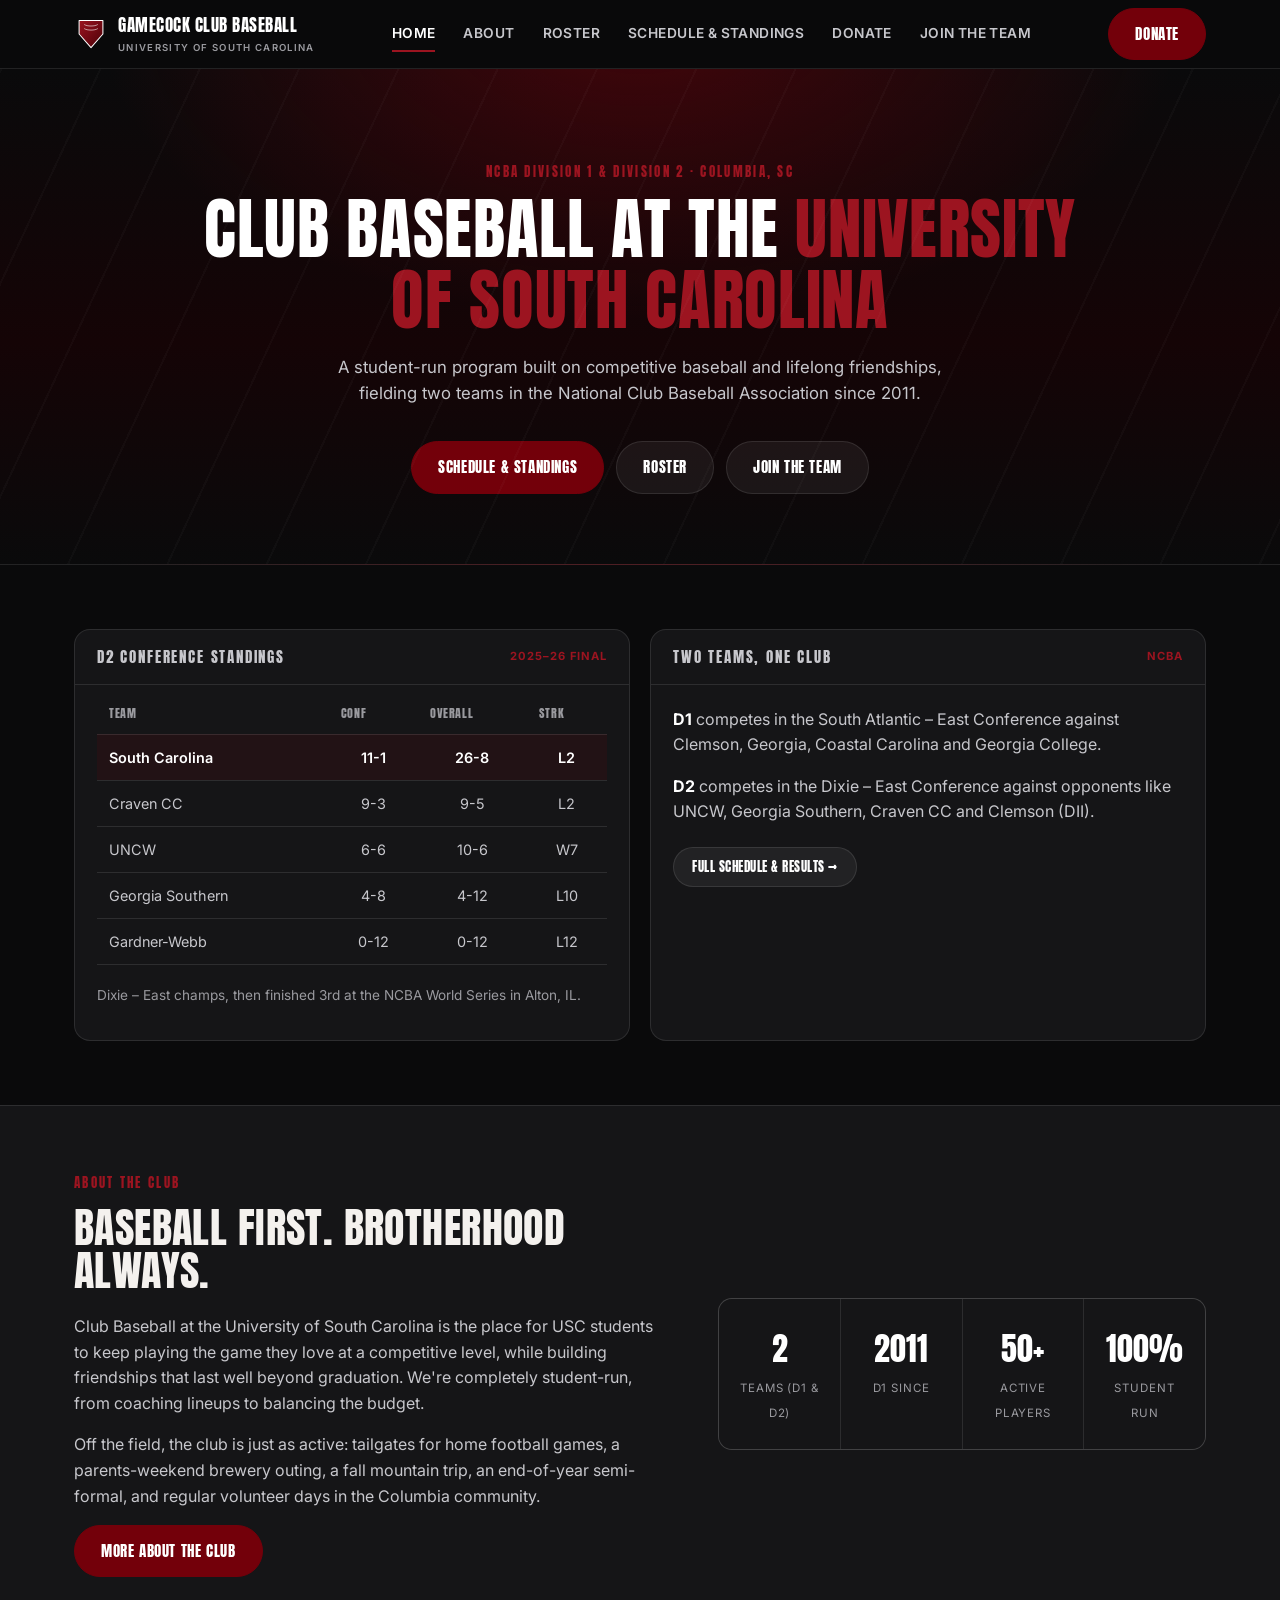
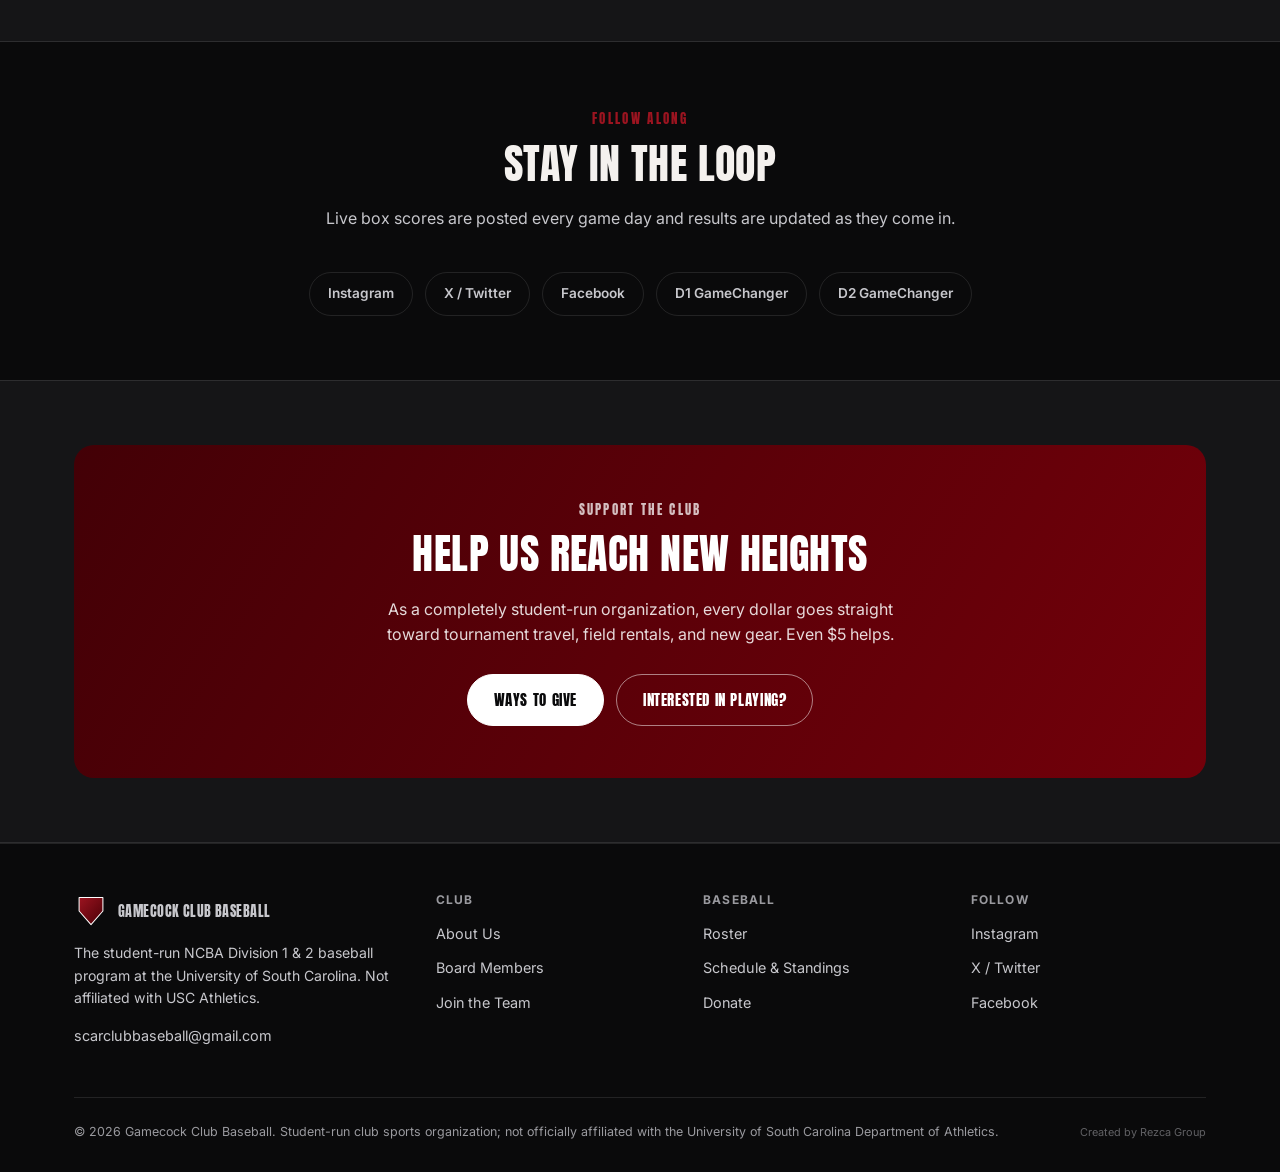
<file: index.html>
<!DOCTYPE html>
<html lang="en">
<head>
<meta charset="UTF-8">
<meta name="viewport" content="width=device-width, initial-scale=1.0">
<title>Gamecock Club Baseball | Club Baseball at the University of South Carolina</title>
<meta name="description" content="Gamecock Club Baseball is the student-run NCBA Division 1 &amp; 2 club baseball program at the University of South Carolina in Columbia, SC. See the roster, schedule, standings and how to join.">
<link rel="canonical" href="https://www.gamecockclubbaseball.com/">
<meta property="og:type" content="website">
<meta property="og:site_name" content="Gamecock Club Baseball">
<meta property="og:title" content="Gamecock Club Baseball | Club Baseball at the University of South Carolina">
<meta property="og:description" content="Gamecock Club Baseball is the student-run NCBA Division 1 &amp; 2 club baseball program at the University of South Carolina in Columbia, SC. See the roster, schedule, standings and how to join.">
<meta property="og:url" content="https://www.gamecockclubbaseball.com/">
<meta property="og:image" content="https://www.gamecockclubbaseball.com/assets/img/og-image.png">
<meta property="og:image:width" content="1200">
<meta property="og:image:height" content="630">
<meta name="twitter:card" content="summary_large_image">
<meta name="twitter:title" content="Gamecock Club Baseball | Club Baseball at the University of South Carolina">
<meta name="twitter:description" content="Gamecock Club Baseball is the student-run NCBA Division 1 &amp; 2 club baseball program at the University of South Carolina in Columbia, SC. See the roster, schedule, standings and how to join.">
<meta name="twitter:image" content="https://www.gamecockclubbaseball.com/assets/img/og-image.png">
<meta name="theme-color" content="#73000a">
<link rel="icon" href="data:image/svg+xml,<svg xmlns=%22http://www.w3.org/2000/svg%22 viewBox=%220 0 100 100%22><path d=%22M15 10h70v40L50 90 15 50z%22 fill=%22%2373000a%22/></svg>">
<link rel="preconnect" href="https://fonts.googleapis.com">
<link rel="preconnect" href="https://fonts.gstatic.com" crossorigin>
<link href="https://fonts.googleapis.com/css2?family=Anton&family=Inter:wght@400;500;600;700;800&display=swap" rel="stylesheet">
<link rel="stylesheet" href="assets/css/style.css">
<script type="application/ld+json">
{
  "@context": "https://schema.org",
  "@type": "SportsTeam",
  "name": "Gamecock Club Baseball",
  "alternateName": "USC Club Baseball",
  "sport": "Baseball",
  "url": "https://www.gamecockclubbaseball.com/",
  "logo": "https://www.gamecockclubbaseball.com/assets/img/og-image.png",
  "image": "https://www.gamecockclubbaseball.com/assets/img/og-image.png",
  "description": "Gamecock Club Baseball is the student-run NCBA Division 1 & 2 club baseball program at the University of South Carolina in Columbia, SC.",
  "memberOf": {
    "@type": "SportsOrganization",
    "name": "National Club Baseball Association"
  },
  "location": {
    "@type": "Place",
    "address": {
      "@type": "PostalAddress",
      "addressLocality": "Columbia",
      "addressRegion": "SC",
      "addressCountry": "US"
    }
  },
  "sameAs": [
    "https://www.instagram.com/uscclubbaseball/",
    "https://x.com/SCClubBaseball",
    "https://www.facebook.com/profile.php?id=61561904668872"
  ]
}
</script>
</head>
<body>

<header class="site-header">
  <div class="wrap">
    <a class="brand" href="index.html">
      <svg class="brand-mark" viewBox="0 0 100 100" aria-hidden="true">
        <defs>
          <linearGradient id="markGrad" x1="0" y1="0" x2="1" y2="1">
            <stop offset="0" stop-color="#9c1420"/>
            <stop offset="1" stop-color="#4a0007"/>
          </linearGradient>
        </defs>
        <path d="M15 10h70v40L50 90 15 50z" fill="url(#markGrad)" stroke="#fff" stroke-width="3" stroke-linejoin="round"/>
        <path d="M30 22c8 6 32 6 40 0" fill="none" stroke="#fff" stroke-width="2" opacity="0.85"/>
        <path d="M30 34c8 6 32 6 40 0" fill="none" stroke="#fff" stroke-width="2" opacity="0.85"/>
      </svg>
      <span>Gamecock Club Baseball<small>University of South Carolina</small></span>
    </a>
    <nav class="main-nav" aria-label="Primary">
      <a href="index.html" aria-current="page">Home</a>
      <a href="about.html">About</a>
      <a href="roster.html">Roster</a>
      <a href="schedule.html">Schedule &amp; Standings</a>
      <a href="donate.html">Donate</a>
      <a href="join.html">Join the Team</a>
    </nav>
    <div class="header-actions">
      <a class="btn btn-primary" href="donate.html">Donate</a>
      <button class="nav-toggle" aria-label="Toggle menu" aria-expanded="false">&#9776;</button>
    </div>
  </div>
</header>

<section class="hero">
  <div class="wrap">
    <div class="eyebrow">NCBA Division 1 &amp; Division 2 · Columbia, SC</div>
    <h1>Club Baseball at the <span class="accent">University of South Carolina</span></h1>
    <p class="hero-sub">A student-run program built on competitive baseball and lifelong friendships, fielding two teams in the National Club Baseball Association since 2011.</p>
    <div class="hero-actions">
      <a class="btn btn-primary" href="schedule.html">Schedule &amp; Standings</a>
      <a class="btn" href="roster.html">Roster</a>
      <a class="btn" href="join.html">Join the Team</a>
    </div>
  </div>
</section>

<section>
  <div class="wrap">
    <div class="grid grid-2">
      <div class="panel">
        <div class="panel-head">
          <h3>D2 Conference Standings</h3>
          <span class="tag">2025–26 Final</span>
        </div>
        <div class="panel-body table-scroll">
          <table>
            <thead>
              <tr><th>Team</th><th class="num">Conf</th><th class="num">Overall</th><th class="num">Strk</th></tr>
            </thead>
            <tbody>
              <tr class="self"><td>South Carolina</td><td class="num">11-1</td><td class="num">26-8</td><td class="num">L2</td></tr>
              <tr><td>Craven CC</td><td class="num">9-3</td><td class="num">9-5</td><td class="num">L2</td></tr>
              <tr><td>UNCW</td><td class="num">6-6</td><td class="num">10-6</td><td class="num">W7</td></tr>
              <tr><td>Georgia Southern</td><td class="num">4-8</td><td class="num">4-12</td><td class="num">L10</td></tr>
              <tr><td>Gardner-Webb</td><td class="num">0-12</td><td class="num">0-12</td><td class="num">L12</td></tr>
            </tbody>
          </table>
        </div>
        <p style="padding:0 22px 20px;font-size:0.85rem;color:var(--gray)">Dixie – East champs, then finished 3rd at the NCBA World Series in Alton, IL.</p>
      </div>
      <div class="panel">
        <div class="panel-head">
          <h3>Two Teams, One Club</h3>
          <span class="tag">NCBA</span>
        </div>
        <div class="panel-body">
          <p style="padding-top:14px"><strong style="color:#fff">D1</strong> competes in the South Atlantic – East Conference against Clemson, Georgia, Coastal Carolina and Georgia College.</p>
          <p><strong style="color:#fff">D2</strong> competes in the Dixie – East Conference against opponents like UNCW, Georgia Southern, Craven CC and Clemson (DII).</p>
          <a class="btn btn-sm" href="schedule.html" style="margin-top:6px">Full schedule &amp; results &rarr;</a>
        </div>
      </div>
    </div>
  </div>
</section>

<section class="section-alt">
  <div class="wrap two-col">
    <div>
      <div class="eyebrow">About the club</div>
      <h2>Baseball first. Brotherhood always.</h2>
      <p>Club Baseball at the University of South Carolina is the place for USC students to keep playing the game they love at a competitive level, while building friendships that last well beyond graduation. We're completely student-run, from coaching lineups to balancing the budget.</p>
      <p>Off the field, the club is just as active: tailgates for home football games, a parents-weekend brewery outing, a fall mountain trip, an end-of-year semi-formal, and regular volunteer days in the Columbia community.</p>
      <a class="btn btn-primary" href="about.html">More about the club</a>
    </div>
    <div class="stat-strip">
      <div><span class="num">2</span><span class="label">Teams (D1 &amp; D2)</span></div>
      <div><span class="num">2011</span><span class="label">D1 since</span></div>
      <div><span class="num">50+</span><span class="label">Active players</span></div>
      <div><span class="num">100%</span><span class="label">Student run</span></div>
    </div>
  </div>
</section>

<section>
  <div class="wrap">
    <div class="section-head">
      <div class="eyebrow">Follow along</div>
      <h2>Stay in the loop</h2>
      <p>Live box scores are posted every game day and results are updated as they come in.</p>
    </div>
    <div class="social-row">
      <a class="social-pill" href="https://www.instagram.com/uscclubbaseball/" target="_blank" rel="noopener">Instagram</a>
      <a class="social-pill" href="https://x.com/SCClubBaseball" target="_blank" rel="noopener">X / Twitter</a>
      <a class="social-pill" href="https://www.facebook.com/profile.php?id=61561904668872" target="_blank" rel="noopener">Facebook</a>
      <a class="social-pill" href="https://web.gc.com/teams/unErXN0aZUIl/2025-spring-usc-club-baseball-d1-spring-2025" target="_blank" rel="noopener">D1 GameChanger</a>
      <a class="social-pill" href="https://web.gc.com/teams/hDuDAE6YEAik/2025-spring-usc-club-baseball-d2-spring-2025" target="_blank" rel="noopener">D2 GameChanger</a>
    </div>
  </div>
</section>

<section class="section-alt">
  <div class="wrap">
    <div class="cta-banner">
      <div class="eyebrow" style="color:rgba(255,255,255,0.75)">Support the club</div>
      <h2>Help us reach new heights</h2>
      <p>As a completely student-run organization, every dollar goes straight toward tournament travel, field rentals, and new gear. Even $5 helps.</p>
      <div class="hero-actions">
        <a class="btn" href="donate.html">Ways to give</a>
        <a class="btn btn-outline" href="join.html">Interested in playing?</a>
      </div>
    </div>
  </div>
</section>

<footer class="site-footer">
  <div class="wrap">
    <div class="footer-grid">
      <div class="footer-brand">
        <a class="brand" href="index.html" style="margin-bottom:14px;display:inline-flex">
          <svg class="brand-mark" viewBox="0 0 100 100" aria-hidden="true">
            <path d="M15 10h70v40L50 90 15 50z" fill="url(#markGrad)" stroke="#fff" stroke-width="3" stroke-linejoin="round"/>
          </svg>
          <span>Gamecock Club Baseball</span>
        </a>
        <p>The student-run NCBA Division 1 &amp; 2 baseball program at the University of South Carolina. Not affiliated with USC Athletics.</p>
        <p><a href="mailto:scarclubbaseball@gmail.com">scarclubbaseball@gmail.com</a></p>
      </div>
      <div>
        <h4>Club</h4>
        <ul>
          <li><a href="about.html">About Us</a></li>
          <li><a href="about.html#board">Board Members</a></li>
          <li><a href="join.html">Join the Team</a></li>
        </ul>
      </div>
      <div>
        <h4>Baseball</h4>
        <ul>
          <li><a href="roster.html">Roster</a></li>
          <li><a href="schedule.html">Schedule &amp; Standings</a></li>
          <li><a href="donate.html">Donate</a></li>
        </ul>
      </div>
      <div>
        <h4>Follow</h4>
        <ul>
          <li><a href="https://www.instagram.com/uscclubbaseball/" target="_blank" rel="noopener">Instagram</a></li>
          <li><a href="https://x.com/SCClubBaseball" target="_blank" rel="noopener">X / Twitter</a></li>
          <li><a href="https://www.facebook.com/profile.php?id=61561904668872" target="_blank" rel="noopener">Facebook</a></li>
        </ul>
      </div>
    </div>
    <div class="footer-bottom">
      <span>&copy; <span data-year>2026</span> Gamecock Club Baseball. Student-run club sports organization; not officially affiliated with the University of South Carolina Department of Athletics.</span>
      <span style="font-size:0.68rem;opacity:0.6">Created by Rezca Group</span>
    </div>
  </div>
</footer>

<script src="assets/js/main.js"></script>
</body>
</html>
</file>
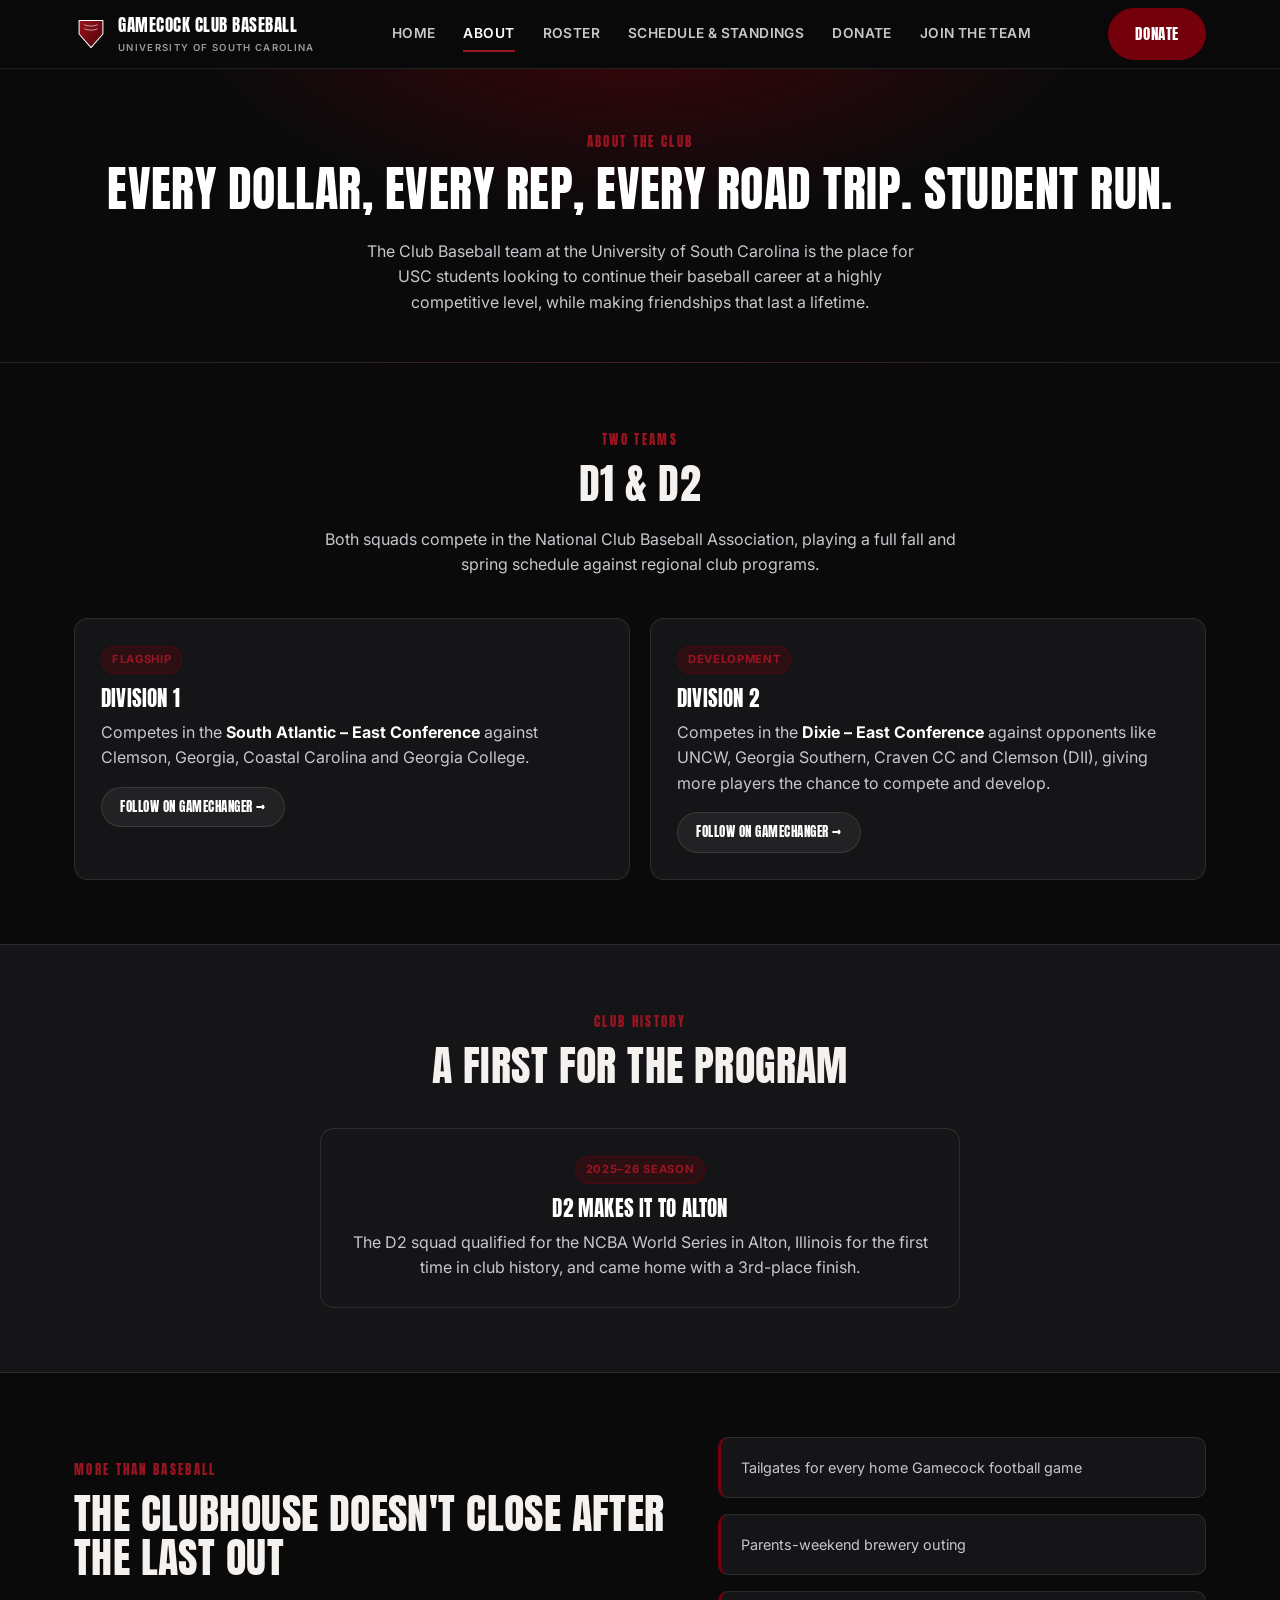
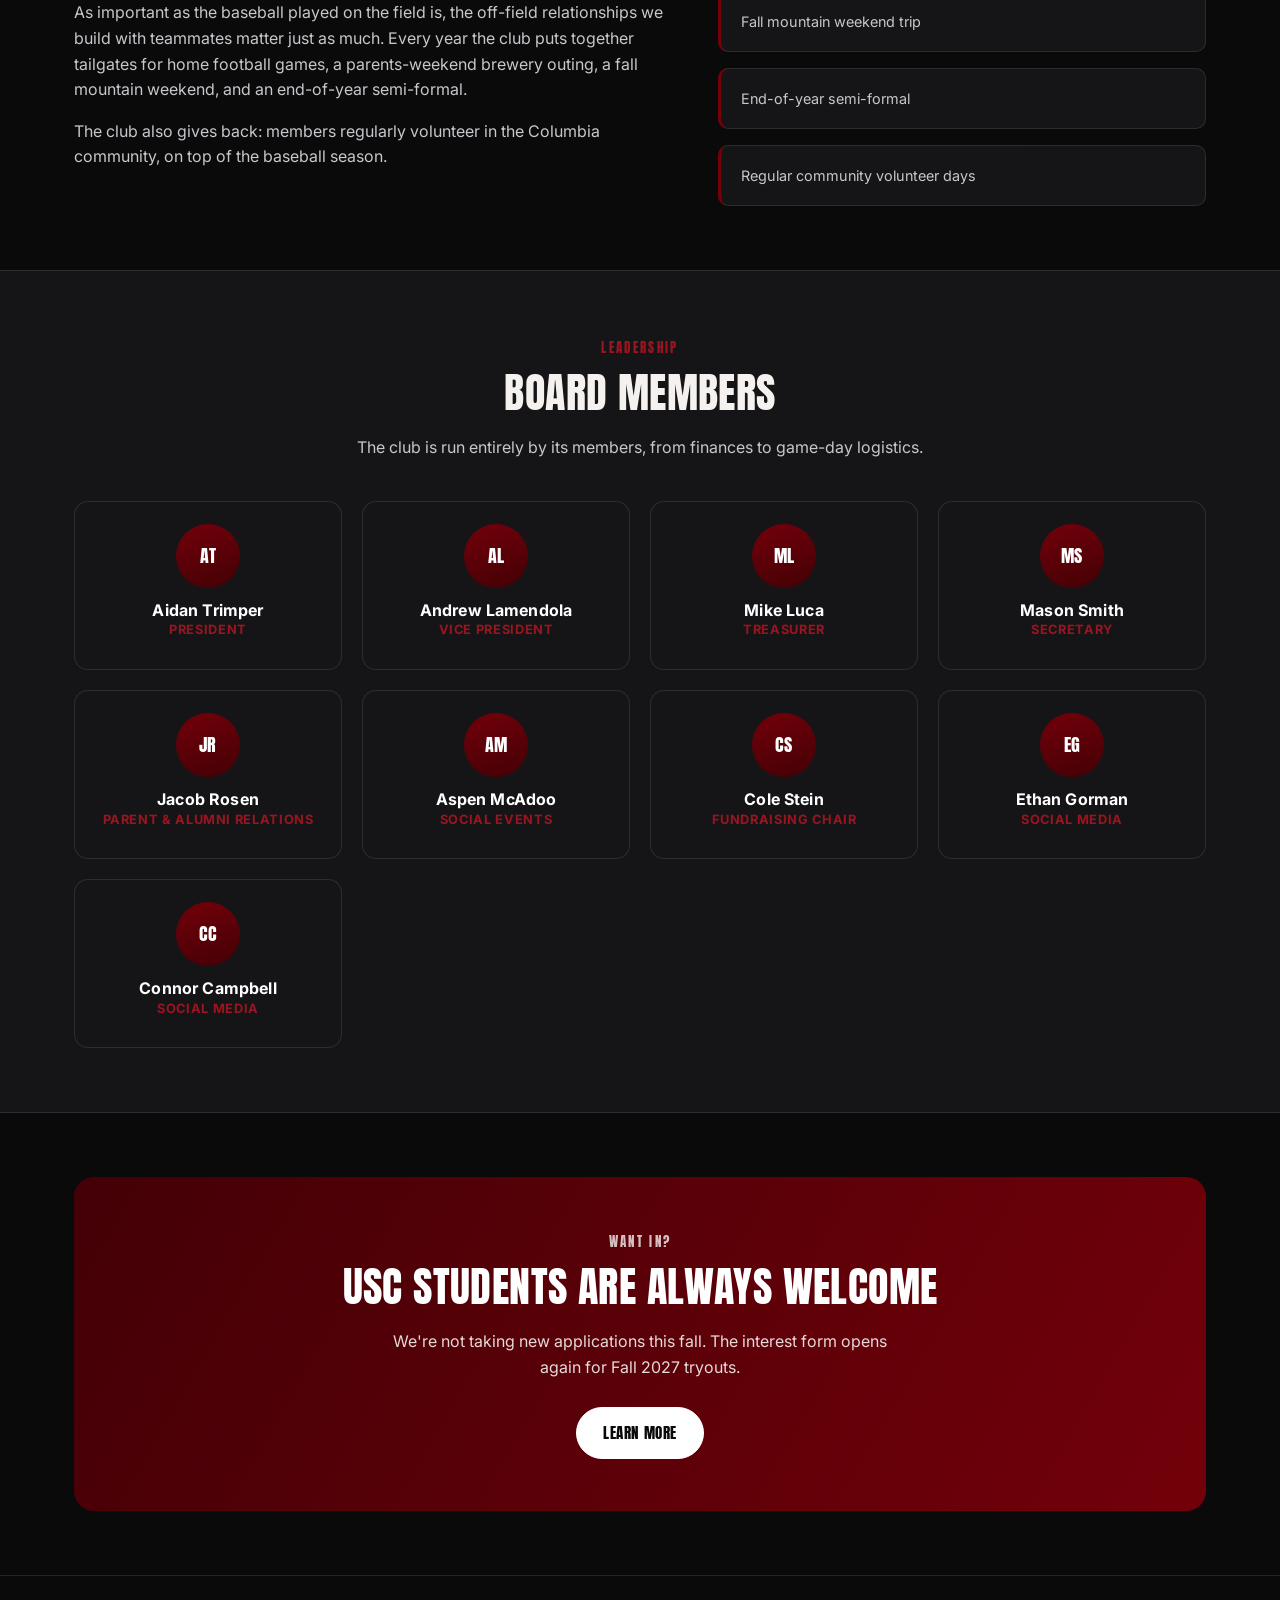
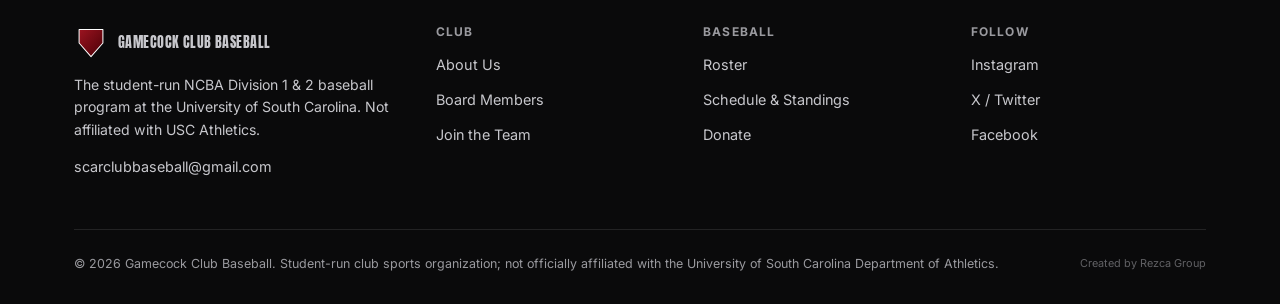
<file: about.html>
<!DOCTYPE html>
<html lang="en">
<head>
<meta charset="UTF-8">
<meta name="viewport" content="width=device-width, initial-scale=1.0">
<title>About | Gamecock Club Baseball</title>
<meta name="description" content="Gamecock Club Baseball is a student-run NCBA club baseball program at the University of South Carolina, fielding D1 and D2 teams since 2011.">
<link rel="canonical" href="https://www.gamecockclubbaseball.com/about.html">
<meta property="og:type" content="website">
<meta property="og:site_name" content="Gamecock Club Baseball">
<meta property="og:title" content="About | Gamecock Club Baseball">
<meta property="og:description" content="Gamecock Club Baseball is a student-run NCBA club baseball program at the University of South Carolina, fielding D1 and D2 teams since 2011.">
<meta property="og:url" content="https://www.gamecockclubbaseball.com/about.html">
<meta property="og:image" content="https://www.gamecockclubbaseball.com/assets/img/og-image.png">
<meta property="og:image:width" content="1200">
<meta property="og:image:height" content="630">
<meta name="twitter:card" content="summary_large_image">
<meta name="twitter:title" content="About | Gamecock Club Baseball">
<meta name="twitter:description" content="Gamecock Club Baseball is a student-run NCBA club baseball program at the University of South Carolina, fielding D1 and D2 teams since 2011.">
<meta name="twitter:image" content="https://www.gamecockclubbaseball.com/assets/img/og-image.png">
<meta name="theme-color" content="#73000a">
<link rel="icon" href="data:image/svg+xml,<svg xmlns=%22http://www.w3.org/2000/svg%22 viewBox=%220 0 100 100%22><path d=%22M15 10h70v40L50 90 15 50z%22 fill=%22%2373000a%22/></svg>">
<link rel="preconnect" href="https://fonts.googleapis.com">
<link rel="preconnect" href="https://fonts.gstatic.com" crossorigin>
<link href="https://fonts.googleapis.com/css2?family=Anton&family=Inter:wght@400;500;600;700;800&display=swap" rel="stylesheet">
<link rel="stylesheet" href="assets/css/style.css">
</head>
<body>

<header class="site-header">
  <div class="wrap">
    <a class="brand" href="index.html">
      <svg class="brand-mark" viewBox="0 0 100 100" aria-hidden="true">
        <defs>
          <linearGradient id="markGrad" x1="0" y1="0" x2="1" y2="1">
            <stop offset="0" stop-color="#9c1420"/>
            <stop offset="1" stop-color="#4a0007"/>
          </linearGradient>
        </defs>
        <path d="M15 10h70v40L50 90 15 50z" fill="url(#markGrad)" stroke="#fff" stroke-width="3" stroke-linejoin="round"/>
        <path d="M30 22c8 6 32 6 40 0" fill="none" stroke="#fff" stroke-width="2" opacity="0.85"/>
        <path d="M30 34c8 6 32 6 40 0" fill="none" stroke="#fff" stroke-width="2" opacity="0.85"/>
      </svg>
      <span>Gamecock Club Baseball<small>University of South Carolina</small></span>
    </a>
    <nav class="main-nav" aria-label="Primary">
      <a href="index.html">Home</a>
      <a href="about.html" aria-current="page">About</a>
      <a href="roster.html">Roster</a>
      <a href="schedule.html">Schedule &amp; Standings</a>
      <a href="donate.html">Donate</a>
      <a href="join.html">Join the Team</a>
    </nav>
    <div class="header-actions">
      <a class="btn btn-primary" href="donate.html">Donate</a>
      <button class="nav-toggle" aria-label="Toggle menu" aria-expanded="false">&#9776;</button>
    </div>
  </div>
</header>

<section class="page-hero">
  <div class="wrap">
    <div class="eyebrow">About the club</div>
    <h1>Every dollar, every rep, every road trip. Student run.</h1>
    <p>The Club Baseball team at the University of South Carolina is the place for USC students looking to continue their baseball career at a highly competitive level, while making friendships that last a lifetime.</p>
  </div>
</section>

<section>
  <div class="wrap">
    <div class="section-head">
      <div class="eyebrow">Two teams</div>
      <h2>D1 &amp; D2</h2>
      <p>Both squads compete in the National Club Baseball Association, playing a full fall and spring schedule against regional club programs.</p>
    </div>
    <div class="grid grid-2">
      <div class="card">
        <span class="badge">Flagship</span>
        <h3 style="margin-top:14px">Division 1</h3>
        <p>Competes in the <strong style="color:#fff">South Atlantic – East Conference</strong> against Clemson, Georgia, Coastal Carolina and Georgia College.</p>
        <a class="btn btn-sm" href="https://web.gc.com/teams/unErXN0aZUIl/2025-spring-usc-club-baseball-d1-spring-2025" target="_blank" rel="noopener">Follow on GameChanger &rarr;</a>
      </div>
      <div class="card">
        <span class="badge">Development</span>
        <h3 style="margin-top:14px">Division 2</h3>
        <p>Competes in the <strong style="color:#fff">Dixie – East Conference</strong> against opponents like UNCW, Georgia Southern, Craven CC and Clemson (DII), giving more players the chance to compete and develop.</p>
        <a class="btn btn-sm" href="https://web.gc.com/teams/hDuDAE6YEAik/2025-spring-usc-club-baseball-d2-spring-2025" target="_blank" rel="noopener">Follow on GameChanger &rarr;</a>
      </div>
    </div>
  </div>
</section>

<section class="section-alt">
  <div class="wrap">
    <div class="section-head">
      <div class="eyebrow">Club history</div>
      <h2>A first for the program</h2>
    </div>
    <div class="card" style="max-width:640px;margin:0 auto;text-align:center">
      <span class="badge">2025–26 Season</span>
      <h3 style="margin-top:14px">D2 makes it to Alton</h3>
      <p>The D2 squad qualified for the NCBA World Series in Alton, Illinois for the first time in club history, and came home with a 3rd-place finish.</p>
    </div>
  </div>
</section>

<section>
  <div class="wrap two-col">
    <div>
      <div class="eyebrow">More than baseball</div>
      <h2>The clubhouse doesn't close after the last out</h2>
      <p>As important as the baseball played on the field is, the off-field relationships we build with teammates matter just as much. Every year the club puts together tailgates for home football games, a parents-weekend brewery outing, a fall mountain weekend, and an end-of-year semi-formal.</p>
      <p>The club also gives back: members regularly volunteer in the Columbia community, on top of the baseball season.</p>
    </div>
    <div class="grid" style="gap:16px">
      <div class="callout">Tailgates for every home Gamecock football game</div>
      <div class="callout">Parents-weekend brewery outing</div>
      <div class="callout">Fall mountain weekend trip</div>
      <div class="callout">End-of-year semi-formal</div>
      <div class="callout">Regular community volunteer days</div>
    </div>
  </div>
</section>

<section class="section-alt" id="board">
  <div class="wrap">
    <div class="section-head">
      <div class="eyebrow">Leadership</div>
      <h2>Board Members</h2>
      <p>The club is run entirely by its members, from finances to game-day logistics.</p>
    </div>
    <div class="grid grid-4">
      <div class="person">
        <div class="person-avatar">AT</div>
        <h4>Aidan Trimper</h4>
        <div class="role">President</div>
      </div>
      <div class="person">
        <div class="person-avatar">AL</div>
        <h4>Andrew Lamendola</h4>
        <div class="role">Vice President</div>
      </div>
      <div class="person">
        <div class="person-avatar">ML</div>
        <h4>Mike Luca</h4>
        <div class="role">Treasurer</div>
      </div>
      <div class="person">
        <div class="person-avatar">MS</div>
        <h4>Mason Smith</h4>
        <div class="role">Secretary</div>
      </div>
      <div class="person">
        <div class="person-avatar">JR</div>
        <h4>Jacob Rosen</h4>
        <div class="role">Parent &amp; Alumni Relations</div>
      </div>
      <div class="person">
        <div class="person-avatar">AM</div>
        <h4>Aspen McAdoo</h4>
        <div class="role">Social Events</div>
      </div>
      <div class="person">
        <div class="person-avatar">CS</div>
        <h4>Cole Stein</h4>
        <div class="role">Fundraising Chair</div>
      </div>
      <div class="person">
        <div class="person-avatar">EG</div>
        <h4>Ethan Gorman</h4>
        <div class="role">Social Media</div>
      </div>
      <div class="person">
        <div class="person-avatar">CC</div>
        <h4>Connor Campbell</h4>
        <div class="role">Social Media</div>
      </div>
    </div>
  </div>
</section>

<section>
  <div class="wrap">
    <div class="cta-banner">
      <div class="eyebrow" style="color:rgba(255,255,255,0.75)">Want in?</div>
      <h2>USC students are always welcome</h2>
      <p>We're not taking new applications this fall. The interest form opens again for Fall 2027 tryouts.</p>
      <a class="btn" href="join.html">Learn more</a>
    </div>
  </div>
</section>

<footer class="site-footer">
  <div class="wrap">
    <div class="footer-grid">
      <div class="footer-brand">
        <a class="brand" href="index.html" style="margin-bottom:14px;display:inline-flex">
          <svg class="brand-mark" viewBox="0 0 100 100" aria-hidden="true">
            <path d="M15 10h70v40L50 90 15 50z" fill="url(#markGrad)" stroke="#fff" stroke-width="3" stroke-linejoin="round"/>
          </svg>
          <span>Gamecock Club Baseball</span>
        </a>
        <p>The student-run NCBA Division 1 &amp; 2 baseball program at the University of South Carolina. Not affiliated with USC Athletics.</p>
        <p><a href="mailto:scarclubbaseball@gmail.com">scarclubbaseball@gmail.com</a></p>
      </div>
      <div>
        <h4>Club</h4>
        <ul>
          <li><a href="about.html">About Us</a></li>
          <li><a href="about.html#board">Board Members</a></li>
          <li><a href="join.html">Join the Team</a></li>
        </ul>
      </div>
      <div>
        <h4>Baseball</h4>
        <ul>
          <li><a href="roster.html">Roster</a></li>
          <li><a href="schedule.html">Schedule &amp; Standings</a></li>
          <li><a href="donate.html">Donate</a></li>
        </ul>
      </div>
      <div>
        <h4>Follow</h4>
        <ul>
          <li><a href="https://www.instagram.com/uscclubbaseball/" target="_blank" rel="noopener">Instagram</a></li>
          <li><a href="https://x.com/SCClubBaseball" target="_blank" rel="noopener">X / Twitter</a></li>
          <li><a href="https://www.facebook.com/profile.php?id=61561904668872" target="_blank" rel="noopener">Facebook</a></li>
        </ul>
      </div>
    </div>
    <div class="footer-bottom">
      <span>&copy; <span data-year>2026</span> Gamecock Club Baseball. Student-run club sports organization; not officially affiliated with the University of South Carolina Department of Athletics.</span>
      <span style="font-size:0.68rem;opacity:0.6">Created by Rezca Group</span>
    </div>
  </div>
</footer>

<script src="assets/js/main.js"></script>
</body>
</html>
</file>
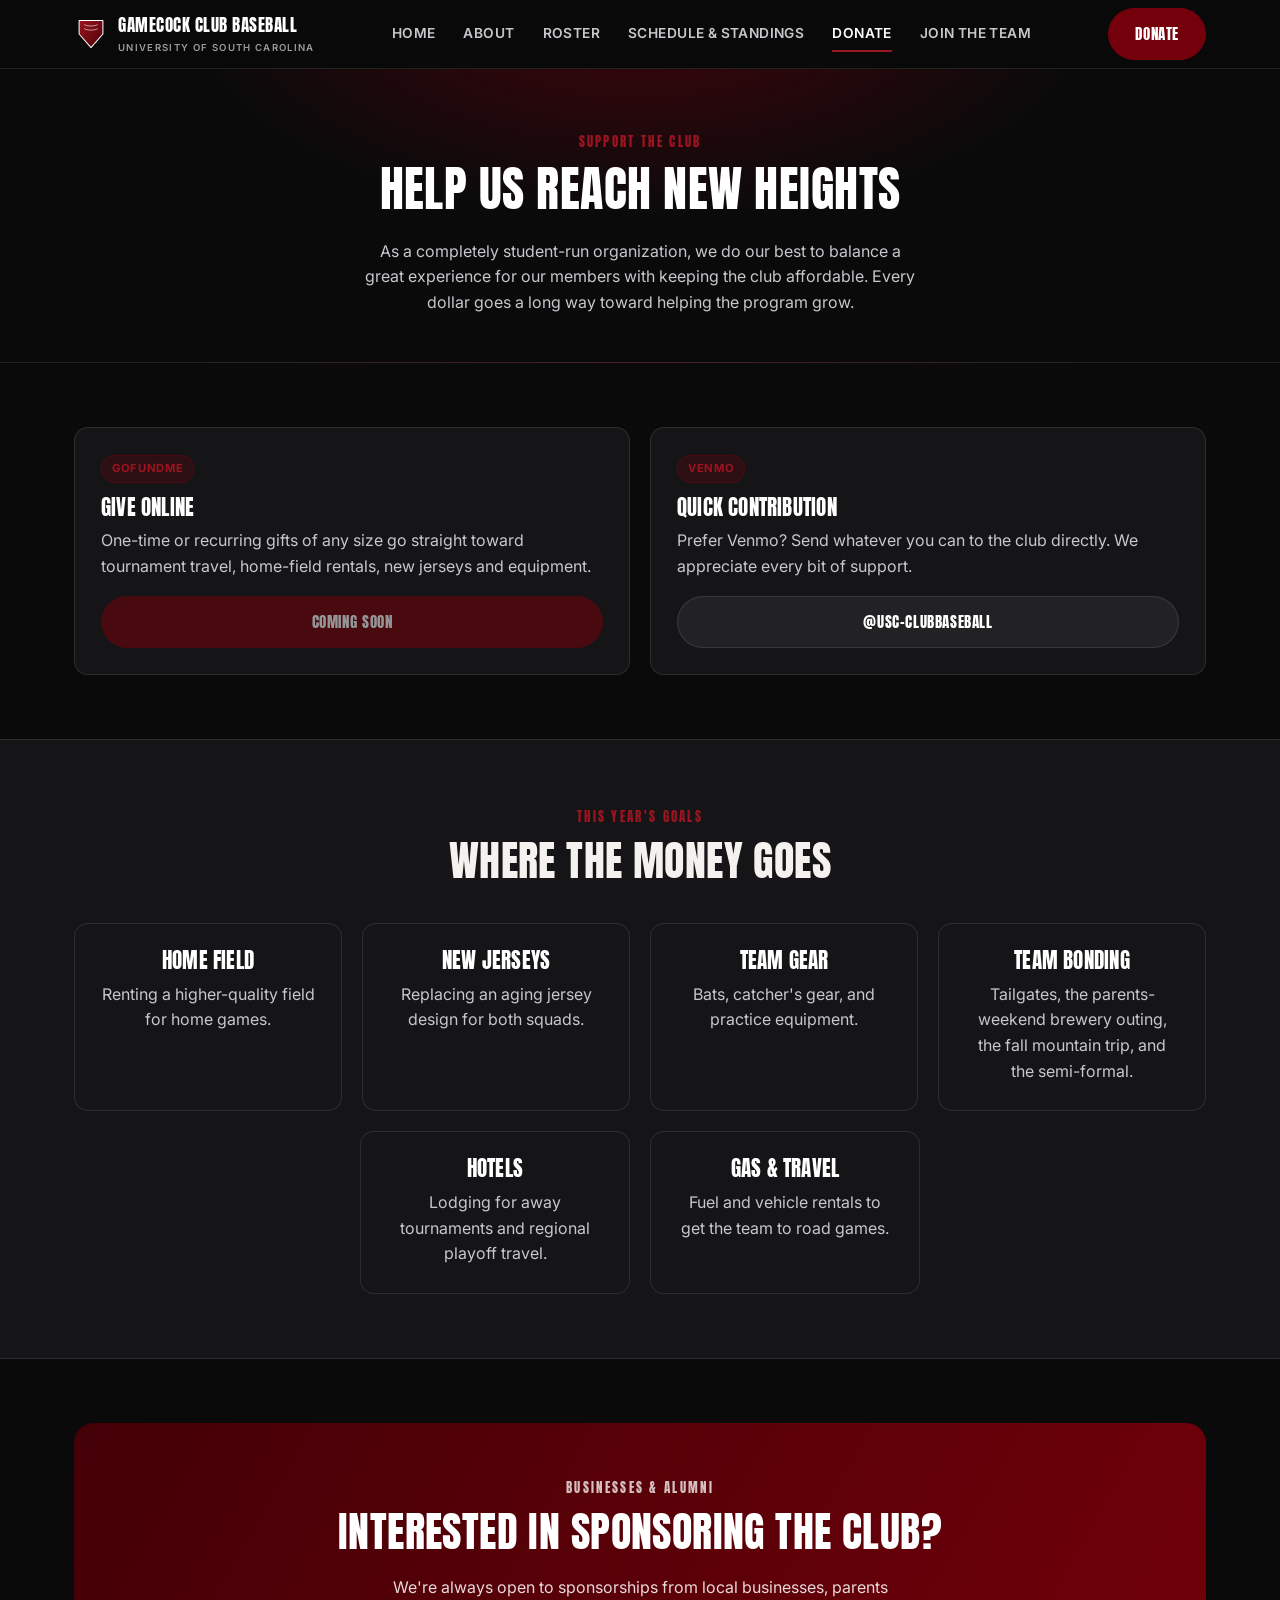
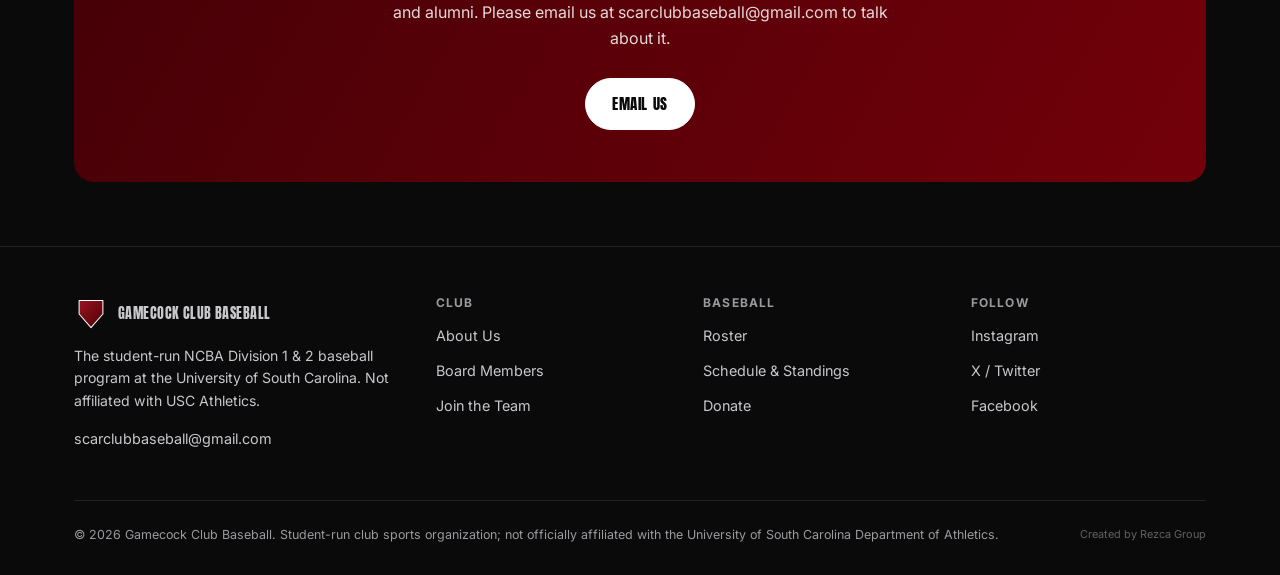
<file: donate.html>
<!DOCTYPE html>
<html lang="en">
<head>
<meta charset="UTF-8">
<meta name="viewport" content="width=device-width, initial-scale=1.0">
<title>Donate | Gamecock Club Baseball</title>
<meta name="description" content="Support Gamecock Club Baseball at the University of South Carolina, a completely student-run, student-funded NCBA program.">
<link rel="canonical" href="https://www.gamecockclubbaseball.com/donate.html">
<meta property="og:type" content="website">
<meta property="og:site_name" content="Gamecock Club Baseball">
<meta property="og:title" content="Donate | Gamecock Club Baseball">
<meta property="og:description" content="Support Gamecock Club Baseball at the University of South Carolina, a completely student-run, student-funded NCBA program.">
<meta property="og:url" content="https://www.gamecockclubbaseball.com/donate.html">
<meta property="og:image" content="https://www.gamecockclubbaseball.com/assets/img/og-image.png">
<meta property="og:image:width" content="1200">
<meta property="og:image:height" content="630">
<meta name="twitter:card" content="summary_large_image">
<meta name="twitter:title" content="Donate | Gamecock Club Baseball">
<meta name="twitter:description" content="Support Gamecock Club Baseball at the University of South Carolina, a completely student-run, student-funded NCBA program.">
<meta name="twitter:image" content="https://www.gamecockclubbaseball.com/assets/img/og-image.png">
<meta name="theme-color" content="#73000a">
<link rel="icon" href="data:image/svg+xml,<svg xmlns=%22http://www.w3.org/2000/svg%22 viewBox=%220 0 100 100%22><path d=%22M15 10h70v40L50 90 15 50z%22 fill=%22%2373000a%22/></svg>">
<link rel="preconnect" href="https://fonts.googleapis.com">
<link rel="preconnect" href="https://fonts.gstatic.com" crossorigin>
<link href="https://fonts.googleapis.com/css2?family=Anton&family=Inter:wght@400;500;600;700;800&display=swap" rel="stylesheet">
<link rel="stylesheet" href="assets/css/style.css">
</head>
<body>

<header class="site-header">
  <div class="wrap">
    <a class="brand" href="index.html">
      <svg class="brand-mark" viewBox="0 0 100 100" aria-hidden="true">
        <defs>
          <linearGradient id="markGrad" x1="0" y1="0" x2="1" y2="1">
            <stop offset="0" stop-color="#9c1420"/>
            <stop offset="1" stop-color="#4a0007"/>
          </linearGradient>
        </defs>
        <path d="M15 10h70v40L50 90 15 50z" fill="url(#markGrad)" stroke="#fff" stroke-width="3" stroke-linejoin="round"/>
        <path d="M30 22c8 6 32 6 40 0" fill="none" stroke="#fff" stroke-width="2" opacity="0.85"/>
        <path d="M30 34c8 6 32 6 40 0" fill="none" stroke="#fff" stroke-width="2" opacity="0.85"/>
      </svg>
      <span>Gamecock Club Baseball<small>University of South Carolina</small></span>
    </a>
    <nav class="main-nav" aria-label="Primary">
      <a href="index.html">Home</a>
      <a href="about.html">About</a>
      <a href="roster.html">Roster</a>
      <a href="schedule.html">Schedule &amp; Standings</a>
      <a href="donate.html" aria-current="page">Donate</a>
      <a href="join.html">Join the Team</a>
    </nav>
    <div class="header-actions">
      <a class="btn btn-primary" href="donate.html">Donate</a>
      <button class="nav-toggle" aria-label="Toggle menu" aria-expanded="false">&#9776;</button>
    </div>
  </div>
</header>

<section class="page-hero">
  <div class="wrap">
    <div class="eyebrow">Support the club</div>
    <h1>Help us reach new heights</h1>
    <p>As a completely student-run organization, we do our best to balance a great experience for our members with keeping the club affordable. Every dollar goes a long way toward helping the program grow.</p>
  </div>
</section>

<section>
  <div class="wrap">
    <div class="grid grid-2">
      <div class="card">
        <span class="badge">GoFundMe</span>
        <h3 style="margin-top:14px">Give online</h3>
        <p>One-time or recurring gifts of any size go straight toward tournament travel, home-field rentals, new jerseys and equipment.</p>
        <span class="btn btn-primary btn-block" style="opacity:0.55;cursor:default;pointer-events:none">Coming Soon</span>
      </div>
      <div class="card">
        <span class="badge">Venmo</span>
        <h3 style="margin-top:14px">Quick contribution</h3>
        <p>Prefer Venmo? Send whatever you can to the club directly. We appreciate every bit of support.</p>
        <a class="btn btn-block" href="https://venmo.com/USC-ClubBaseball" target="_blank" rel="noopener">@USC-ClubBaseball</a>
      </div>
    </div>
  </div>
</section>

<section class="section-alt">
  <div class="wrap">
    <div class="section-head">
      <div class="eyebrow">This year's goals</div>
      <h2>Where the money goes</h2>
    </div>
    <div class="grid-wrap-center">
      <div class="card" style="text-align:center">
        <h3>Home Field</h3>
        <p>Renting a higher-quality field for home games.</p>
      </div>
      <div class="card" style="text-align:center">
        <h3>New Jerseys</h3>
        <p>Replacing an aging jersey design for both squads.</p>
      </div>
      <div class="card" style="text-align:center">
        <h3>Team Gear</h3>
        <p>Bats, catcher's gear, and practice equipment.</p>
      </div>
      <div class="card" style="text-align:center">
        <h3>Team Bonding</h3>
        <p>Tailgates, the parents-weekend brewery outing, the fall mountain trip, and the semi-formal.</p>
      </div>
      <div class="card" style="text-align:center">
        <h3>Hotels</h3>
        <p>Lodging for away tournaments and regional playoff travel.</p>
      </div>
      <div class="card" style="text-align:center">
        <h3>Gas &amp; Travel</h3>
        <p>Fuel and vehicle rentals to get the team to road games.</p>
      </div>
    </div>
  </div>
</section>

<section>
  <div class="wrap">
    <div class="cta-banner">
      <div class="eyebrow" style="color:rgba(255,255,255,0.75)">Businesses &amp; alumni</div>
      <h2>Interested in sponsoring the club?</h2>
      <p>We're always open to sponsorships from local businesses, parents and alumni. Please email us at scarclubbaseball@gmail.com to talk about it.</p>
      <a class="btn" href="mailto:scarclubbaseball@gmail.com">Email Us</a>
    </div>
  </div>
</section>

<footer class="site-footer">
  <div class="wrap">
    <div class="footer-grid">
      <div class="footer-brand">
        <a class="brand" href="index.html" style="margin-bottom:14px;display:inline-flex">
          <svg class="brand-mark" viewBox="0 0 100 100" aria-hidden="true">
            <path d="M15 10h70v40L50 90 15 50z" fill="url(#markGrad)" stroke="#fff" stroke-width="3" stroke-linejoin="round"/>
          </svg>
          <span>Gamecock Club Baseball</span>
        </a>
        <p>The student-run NCBA Division 1 &amp; 2 baseball program at the University of South Carolina. Not affiliated with USC Athletics.</p>
        <p><a href="mailto:scarclubbaseball@gmail.com">scarclubbaseball@gmail.com</a></p>
      </div>
      <div>
        <h4>Club</h4>
        <ul>
          <li><a href="about.html">About Us</a></li>
          <li><a href="about.html#board">Board Members</a></li>
          <li><a href="join.html">Join the Team</a></li>
        </ul>
      </div>
      <div>
        <h4>Baseball</h4>
        <ul>
          <li><a href="roster.html">Roster</a></li>
          <li><a href="schedule.html">Schedule &amp; Standings</a></li>
          <li><a href="donate.html">Donate</a></li>
        </ul>
      </div>
      <div>
        <h4>Follow</h4>
        <ul>
          <li><a href="https://www.instagram.com/uscclubbaseball/" target="_blank" rel="noopener">Instagram</a></li>
          <li><a href="https://x.com/SCClubBaseball" target="_blank" rel="noopener">X / Twitter</a></li>
          <li><a href="https://www.facebook.com/profile.php?id=61561904668872" target="_blank" rel="noopener">Facebook</a></li>
        </ul>
      </div>
    </div>
    <div class="footer-bottom">
      <span>&copy; <span data-year>2026</span> Gamecock Club Baseball. Student-run club sports organization; not officially affiliated with the University of South Carolina Department of Athletics.</span>
      <span style="font-size:0.68rem;opacity:0.6">Created by Rezca Group</span>
    </div>
  </div>
</footer>

<script src="assets/js/main.js"></script>
</body>
</html>
</file>
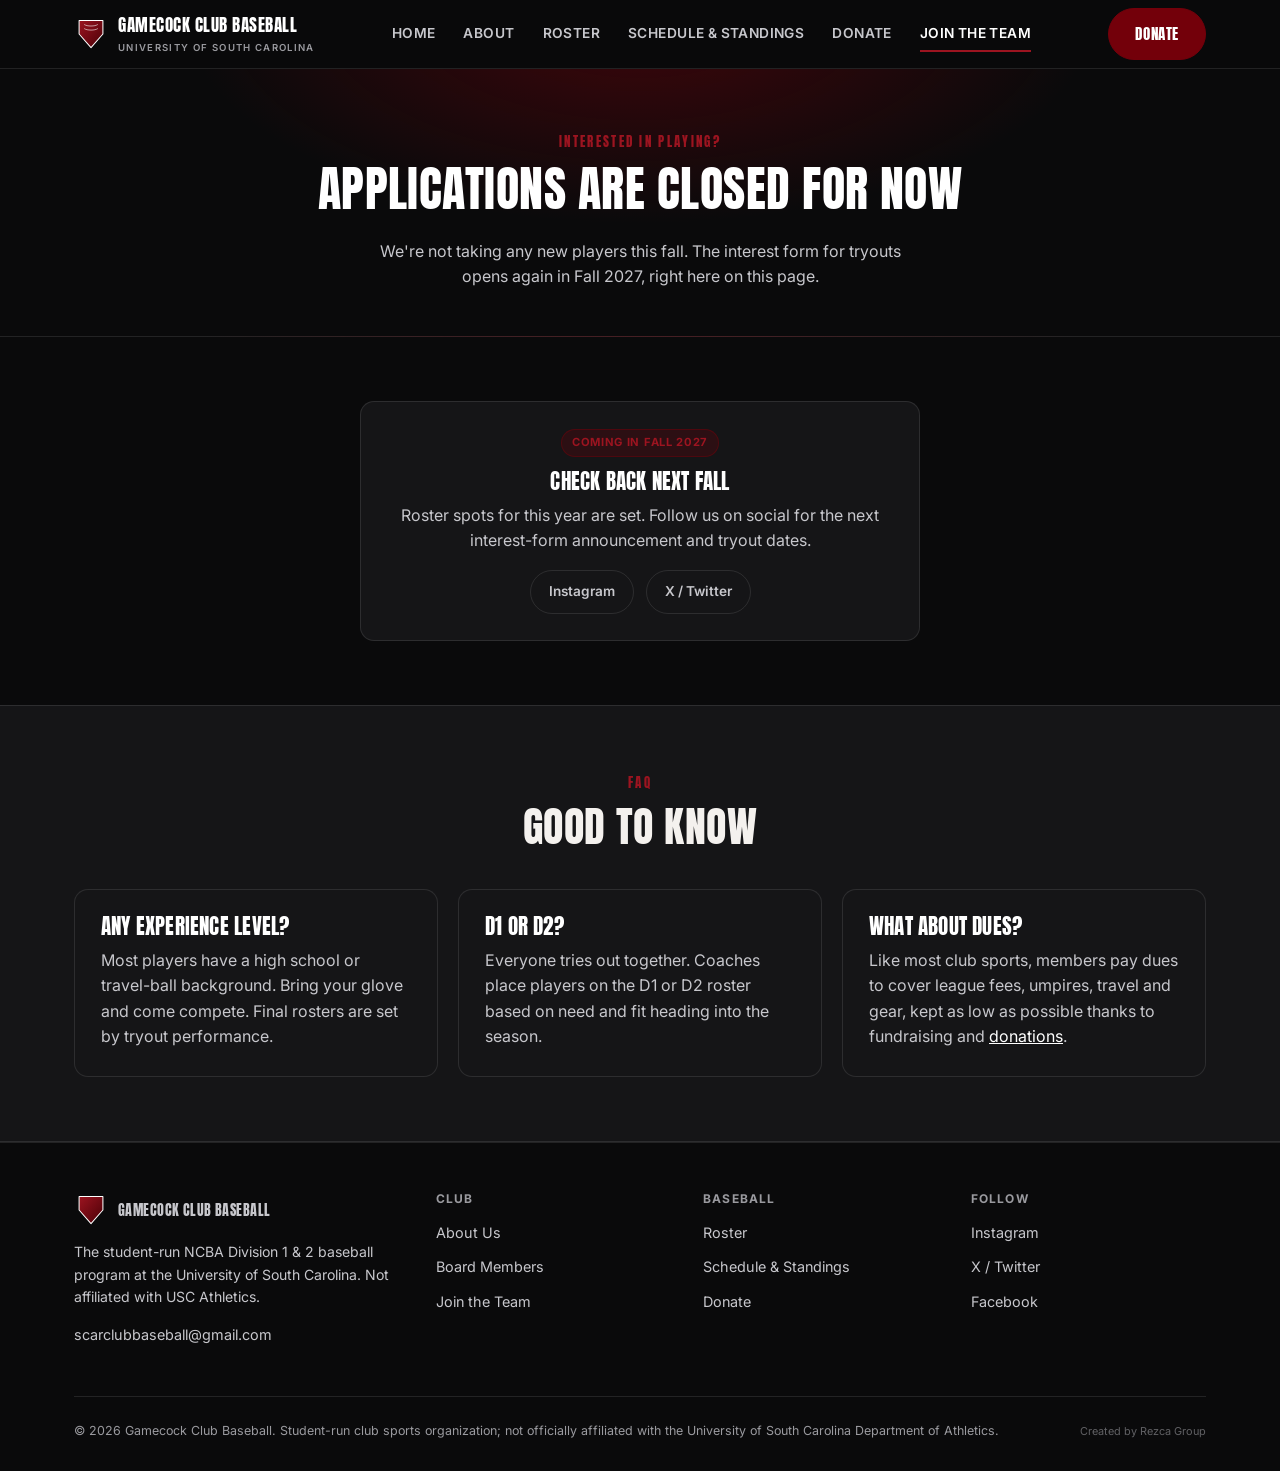
<file: join.html>
<!DOCTYPE html>
<html lang="en">
<head>
<meta charset="UTF-8">
<meta name="viewport" content="width=device-width, initial-scale=1.0">
<title>Join the Team | Gamecock Club Baseball</title>
<meta name="description" content="Gamecock Club Baseball isn't taking new applications this fall. The interest form for tryouts reopens in Fall 2027.">
<link rel="canonical" href="https://www.gamecockclubbaseball.com/join.html">
<meta property="og:type" content="website">
<meta property="og:site_name" content="Gamecock Club Baseball">
<meta property="og:title" content="Join the Team | Gamecock Club Baseball">
<meta property="og:description" content="Gamecock Club Baseball isn't taking new applications this fall. The interest form for tryouts reopens in Fall 2027.">
<meta property="og:url" content="https://www.gamecockclubbaseball.com/join.html">
<meta property="og:image" content="https://www.gamecockclubbaseball.com/assets/img/og-image.png">
<meta property="og:image:width" content="1200">
<meta property="og:image:height" content="630">
<meta name="twitter:card" content="summary_large_image">
<meta name="twitter:title" content="Join the Team | Gamecock Club Baseball">
<meta name="twitter:description" content="Gamecock Club Baseball isn't taking new applications this fall. The interest form for tryouts reopens in Fall 2027.">
<meta name="twitter:image" content="https://www.gamecockclubbaseball.com/assets/img/og-image.png">
<meta name="theme-color" content="#73000a">
<link rel="icon" href="data:image/svg+xml,<svg xmlns=%22http://www.w3.org/2000/svg%22 viewBox=%220 0 100 100%22><path d=%22M15 10h70v40L50 90 15 50z%22 fill=%22%2373000a%22/></svg>">
<link rel="preconnect" href="https://fonts.googleapis.com">
<link rel="preconnect" href="https://fonts.gstatic.com" crossorigin>
<link href="https://fonts.googleapis.com/css2?family=Anton&family=Inter:wght@400;500;600;700;800&display=swap" rel="stylesheet">
<link rel="stylesheet" href="assets/css/style.css">
</head>
<body>

<header class="site-header">
  <div class="wrap">
    <a class="brand" href="index.html">
      <svg class="brand-mark" viewBox="0 0 100 100" aria-hidden="true">
        <defs>
          <linearGradient id="markGrad" x1="0" y1="0" x2="1" y2="1">
            <stop offset="0" stop-color="#9c1420"/>
            <stop offset="1" stop-color="#4a0007"/>
          </linearGradient>
        </defs>
        <path d="M15 10h70v40L50 90 15 50z" fill="url(#markGrad)" stroke="#fff" stroke-width="3" stroke-linejoin="round"/>
        <path d="M30 22c8 6 32 6 40 0" fill="none" stroke="#fff" stroke-width="2" opacity="0.85"/>
        <path d="M30 34c8 6 32 6 40 0" fill="none" stroke="#fff" stroke-width="2" opacity="0.85"/>
      </svg>
      <span>Gamecock Club Baseball<small>University of South Carolina</small></span>
    </a>
    <nav class="main-nav" aria-label="Primary">
      <a href="index.html">Home</a>
      <a href="about.html">About</a>
      <a href="roster.html">Roster</a>
      <a href="schedule.html">Schedule &amp; Standings</a>
      <a href="donate.html">Donate</a>
      <a href="join.html" aria-current="page">Join the Team</a>
    </nav>
    <div class="header-actions">
      <a class="btn btn-primary" href="donate.html">Donate</a>
      <button class="nav-toggle" aria-label="Toggle menu" aria-expanded="false">&#9776;</button>
    </div>
  </div>
</header>

<section class="page-hero">
  <div class="wrap">
    <div class="eyebrow">Interested in playing?</div>
    <h1>Applications are closed for now</h1>
    <p>We're not taking any new players this fall. The interest form for tryouts opens again in Fall 2027, right here on this page.</p>
  </div>
</section>

<section>
  <div class="wrap">
    <div class="card" style="max-width:560px;margin:0 auto;text-align:center">
      <span class="badge">Coming in Fall 2027</span>
      <h3 style="margin-top:14px">Check back next fall</h3>
      <p>Roster spots for this year are set. Follow us on social for the next interest-form announcement and tryout dates.</p>
      <div class="social-row" style="margin-top:8px">
        <a class="social-pill" href="https://www.instagram.com/uscclubbaseball/" target="_blank" rel="noopener">Instagram</a>
        <a class="social-pill" href="https://x.com/SCClubBaseball" target="_blank" rel="noopener">X / Twitter</a>
      </div>
    </div>
  </div>
</section>

<section class="section-alt">
  <div class="wrap">
    <div class="section-head">
      <div class="eyebrow">FAQ</div>
      <h2>Good to know</h2>
    </div>
    <div class="grid grid-3">
      <div class="card">
        <h3>Any experience level?</h3>
        <p>Most players have a high school or travel-ball background. Bring your glove and come compete. Final rosters are set by tryout performance.</p>
      </div>
      <div class="card">
        <h3>D1 or D2?</h3>
        <p>Everyone tries out together. Coaches place players on the D1 or D2 roster based on need and fit heading into the season.</p>
      </div>
      <div class="card">
        <h3>What about dues?</h3>
        <p>Like most club sports, members pay dues to cover league fees, umpires, travel and gear, kept as low as possible thanks to fundraising and <a href="donate.html" style="color:#fff;text-decoration:underline">donations</a>.</p>
      </div>
    </div>
  </div>
</section>

<footer class="site-footer">
  <div class="wrap">
    <div class="footer-grid">
      <div class="footer-brand">
        <a class="brand" href="index.html" style="margin-bottom:14px;display:inline-flex">
          <svg class="brand-mark" viewBox="0 0 100 100" aria-hidden="true">
            <path d="M15 10h70v40L50 90 15 50z" fill="url(#markGrad)" stroke="#fff" stroke-width="3" stroke-linejoin="round"/>
          </svg>
          <span>Gamecock Club Baseball</span>
        </a>
        <p>The student-run NCBA Division 1 &amp; 2 baseball program at the University of South Carolina. Not affiliated with USC Athletics.</p>
        <p><a href="mailto:scarclubbaseball@gmail.com">scarclubbaseball@gmail.com</a></p>
      </div>
      <div>
        <h4>Club</h4>
        <ul>
          <li><a href="about.html">About Us</a></li>
          <li><a href="about.html#board">Board Members</a></li>
          <li><a href="join.html">Join the Team</a></li>
        </ul>
      </div>
      <div>
        <h4>Baseball</h4>
        <ul>
          <li><a href="roster.html">Roster</a></li>
          <li><a href="schedule.html">Schedule &amp; Standings</a></li>
          <li><a href="donate.html">Donate</a></li>
        </ul>
      </div>
      <div>
        <h4>Follow</h4>
        <ul>
          <li><a href="https://www.instagram.com/uscclubbaseball/" target="_blank" rel="noopener">Instagram</a></li>
          <li><a href="https://x.com/SCClubBaseball" target="_blank" rel="noopener">X / Twitter</a></li>
          <li><a href="https://www.facebook.com/profile.php?id=61561904668872" target="_blank" rel="noopener">Facebook</a></li>
        </ul>
      </div>
    </div>
    <div class="footer-bottom">
      <span>&copy; <span data-year>2026</span> Gamecock Club Baseball. Student-run club sports organization; not officially affiliated with the University of South Carolina Department of Athletics.</span>
      <span style="font-size:0.68rem;opacity:0.6">Created by Rezca Group</span>
    </div>
  </div>
</footer>

<script src="assets/js/main.js"></script>
</body>
</html>
</file>
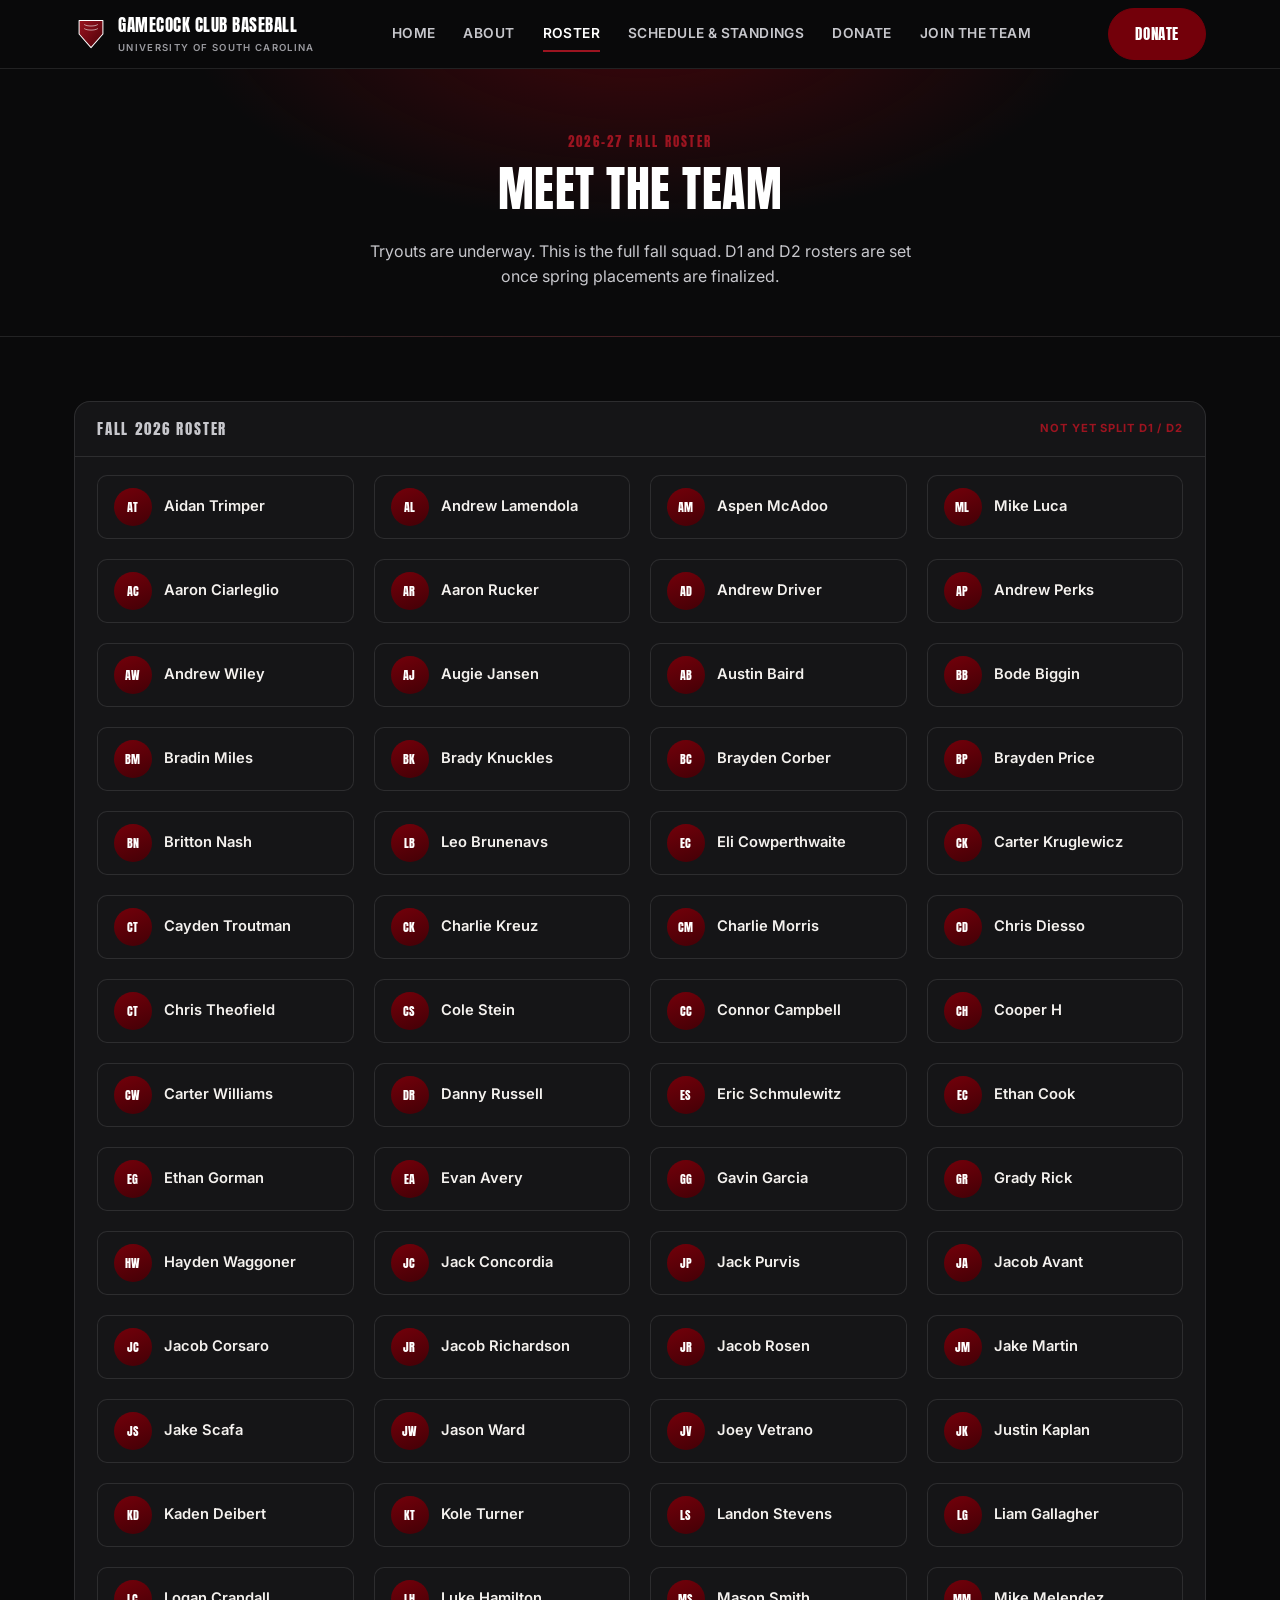
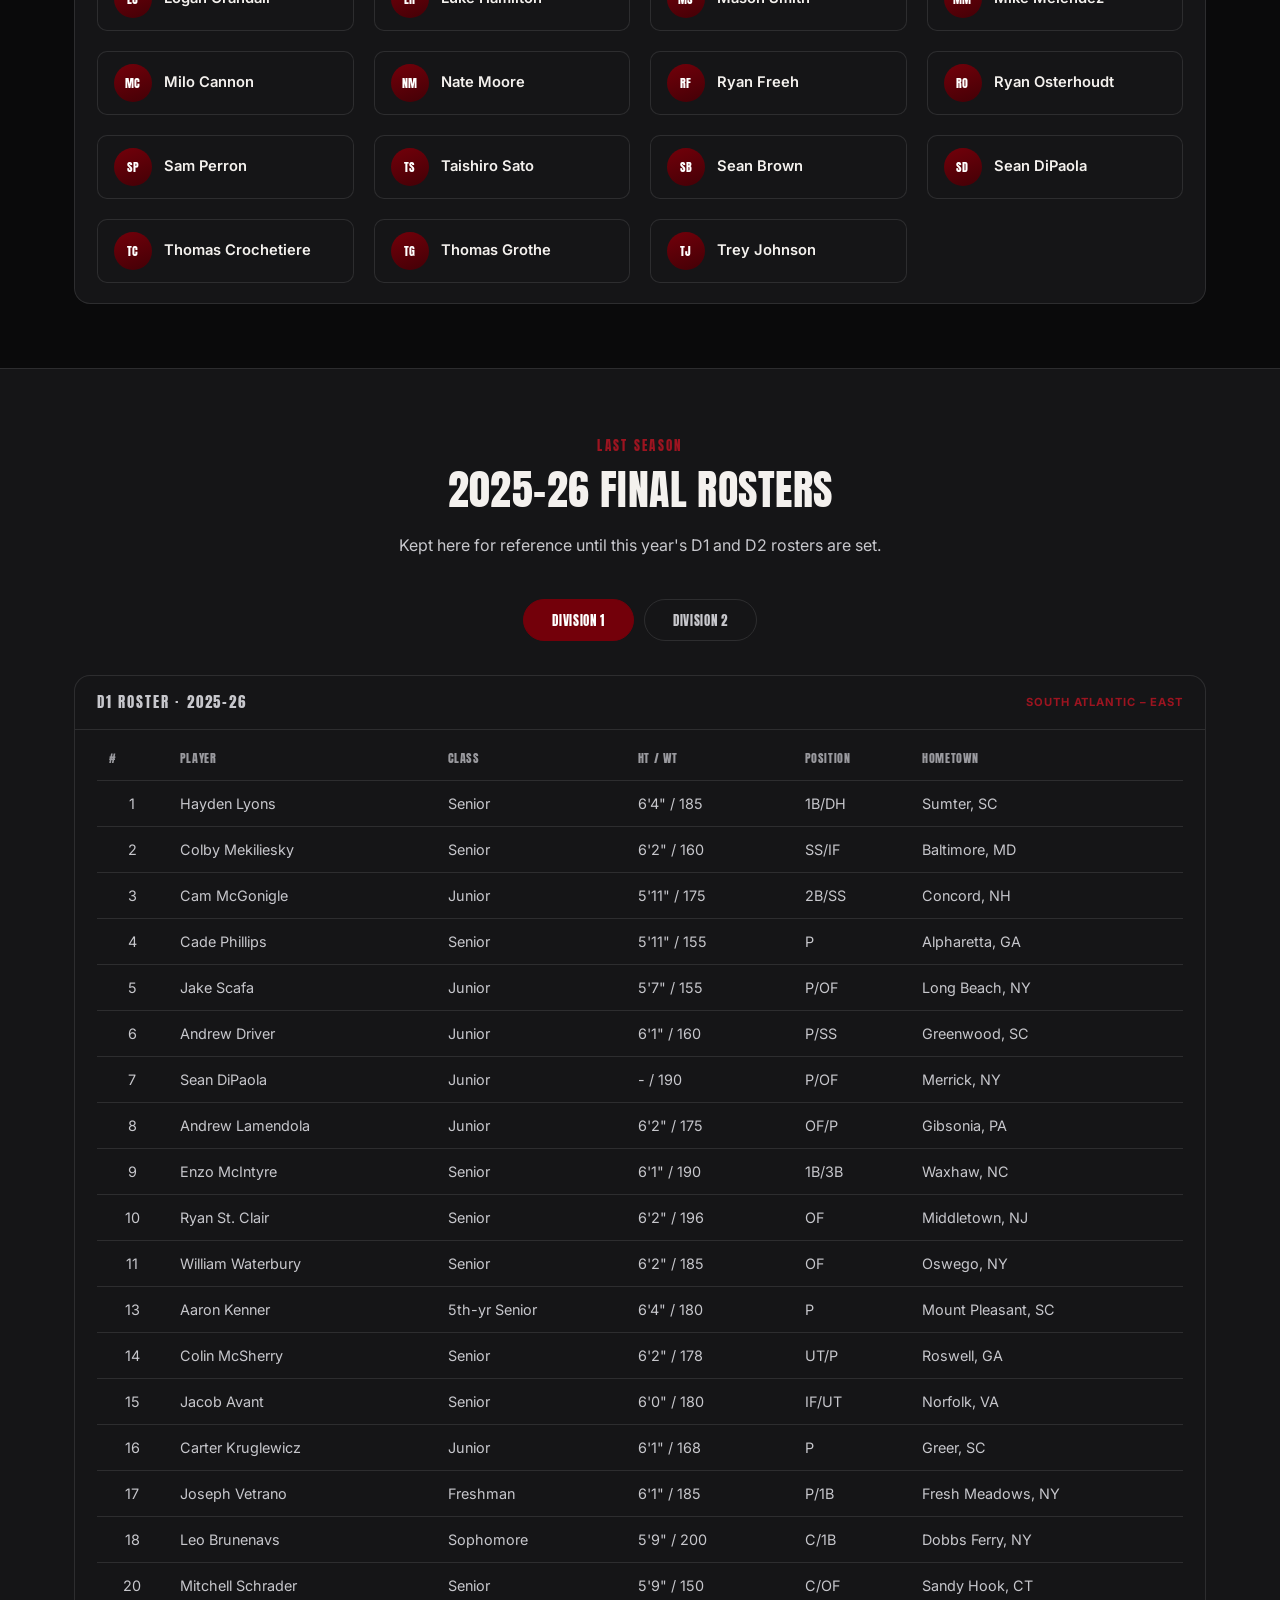
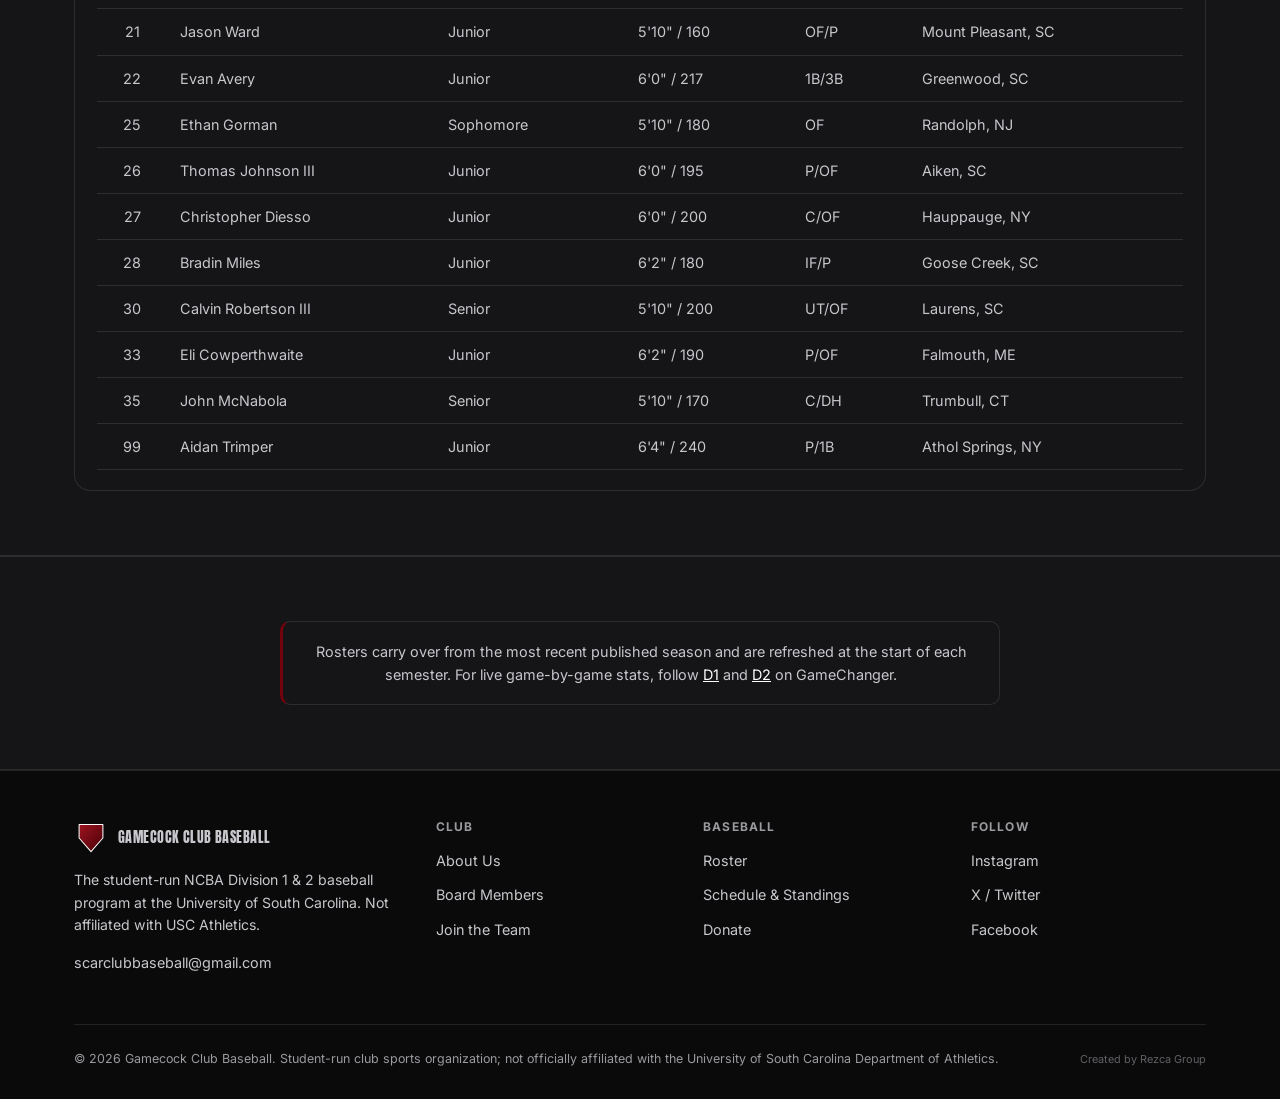
<file: roster.html>
<!DOCTYPE html>
<html lang="en">
<head>
<meta charset="UTF-8">
<meta name="viewport" content="width=device-width, initial-scale=1.0">
<title>Roster | Gamecock Club Baseball</title>
<meta name="description" content="Current Fall 2026 roster for Gamecock Club Baseball at the University of South Carolina, plus final D1 and D2 rosters from last season.">
<link rel="canonical" href="https://www.gamecockclubbaseball.com/roster.html">
<meta property="og:type" content="website">
<meta property="og:site_name" content="Gamecock Club Baseball">
<meta property="og:title" content="Roster | Gamecock Club Baseball">
<meta property="og:description" content="Current Fall 2026 roster for Gamecock Club Baseball at the University of South Carolina, plus final D1 and D2 rosters from last season.">
<meta property="og:url" content="https://www.gamecockclubbaseball.com/roster.html">
<meta property="og:image" content="https://www.gamecockclubbaseball.com/assets/img/og-image.png">
<meta property="og:image:width" content="1200">
<meta property="og:image:height" content="630">
<meta name="twitter:card" content="summary_large_image">
<meta name="twitter:title" content="Roster | Gamecock Club Baseball">
<meta name="twitter:description" content="Current Fall 2026 roster for Gamecock Club Baseball at the University of South Carolina, plus final D1 and D2 rosters from last season.">
<meta name="twitter:image" content="https://www.gamecockclubbaseball.com/assets/img/og-image.png">
<meta name="theme-color" content="#73000a">
<link rel="icon" href="data:image/svg+xml,<svg xmlns=%22http://www.w3.org/2000/svg%22 viewBox=%220 0 100 100%22><path d=%22M15 10h70v40L50 90 15 50z%22 fill=%22%2373000a%22/></svg>">
<link rel="preconnect" href="https://fonts.googleapis.com">
<link rel="preconnect" href="https://fonts.gstatic.com" crossorigin>
<link href="https://fonts.googleapis.com/css2?family=Anton&family=Inter:wght@400;500;600;700;800&display=swap" rel="stylesheet">
<link rel="stylesheet" href="assets/css/style.css">
</head>
<body>

<header class="site-header">
  <div class="wrap">
    <a class="brand" href="index.html">
      <svg class="brand-mark" viewBox="0 0 100 100" aria-hidden="true">
        <defs>
          <linearGradient id="markGrad" x1="0" y1="0" x2="1" y2="1">
            <stop offset="0" stop-color="#9c1420"/>
            <stop offset="1" stop-color="#4a0007"/>
          </linearGradient>
        </defs>
        <path d="M15 10h70v40L50 90 15 50z" fill="url(#markGrad)" stroke="#fff" stroke-width="3" stroke-linejoin="round"/>
        <path d="M30 22c8 6 32 6 40 0" fill="none" stroke="#fff" stroke-width="2" opacity="0.85"/>
        <path d="M30 34c8 6 32 6 40 0" fill="none" stroke="#fff" stroke-width="2" opacity="0.85"/>
      </svg>
      <span>Gamecock Club Baseball<small>University of South Carolina</small></span>
    </a>
    <nav class="main-nav" aria-label="Primary">
      <a href="index.html">Home</a>
      <a href="about.html">About</a>
      <a href="roster.html" aria-current="page">Roster</a>
      <a href="schedule.html">Schedule &amp; Standings</a>
      <a href="donate.html">Donate</a>
      <a href="join.html">Join the Team</a>
    </nav>
    <div class="header-actions">
      <a class="btn btn-primary" href="donate.html">Donate</a>
      <button class="nav-toggle" aria-label="Toggle menu" aria-expanded="false">&#9776;</button>
    </div>
  </div>
</header>

<section class="page-hero">
  <div class="wrap">
    <div class="eyebrow">2026–27 Fall Roster</div>
    <h1>Meet the team</h1>
    <p>Tryouts are underway. This is the full fall squad. D1 and D2 rosters are set once spring placements are finalized.</p>
  </div>
</section>

<section>
  <div class="wrap">
    <div class="panel">
      <div class="panel-head">
        <h3>Fall 2026 Roster</h3>
        <span class="tag">Not yet split D1 / D2</span>
      </div>
      <div class="panel-body" style="padding-top:18px">
        <div class="grid grid-4">
          <div class="roster-chip"><div class="avatar">AT</div><span>Aidan Trimper</span></div>
          <div class="roster-chip"><div class="avatar">AL</div><span>Andrew Lamendola</span></div>
          <div class="roster-chip"><div class="avatar">AM</div><span>Aspen McAdoo</span></div>
          <div class="roster-chip"><div class="avatar">ML</div><span>Mike Luca</span></div>
          <div class="roster-chip"><div class="avatar">AC</div><span>Aaron Ciarleglio</span></div>
          <div class="roster-chip"><div class="avatar">AR</div><span>Aaron Rucker</span></div>
          <div class="roster-chip"><div class="avatar">AD</div><span>Andrew Driver</span></div>
          <div class="roster-chip"><div class="avatar">AP</div><span>Andrew Perks</span></div>
          <div class="roster-chip"><div class="avatar">AW</div><span>Andrew Wiley</span></div>
          <div class="roster-chip"><div class="avatar">AJ</div><span>Augie Jansen</span></div>
          <div class="roster-chip"><div class="avatar">AB</div><span>Austin Baird</span></div>
          <div class="roster-chip"><div class="avatar">BB</div><span>Bode Biggin</span></div>
          <div class="roster-chip"><div class="avatar">BM</div><span>Bradin Miles</span></div>
          <div class="roster-chip"><div class="avatar">BK</div><span>Brady Knuckles</span></div>
          <div class="roster-chip"><div class="avatar">BC</div><span>Brayden Corber</span></div>
          <div class="roster-chip"><div class="avatar">BP</div><span>Brayden Price</span></div>
          <div class="roster-chip"><div class="avatar">BN</div><span>Britton Nash</span></div>
          <div class="roster-chip"><div class="avatar">LB</div><span>Leo Brunenavs</span></div>
          <div class="roster-chip"><div class="avatar">EC</div><span>Eli Cowperthwaite</span></div>
          <div class="roster-chip"><div class="avatar">CK</div><span>Carter Kruglewicz</span></div>
          <div class="roster-chip"><div class="avatar">CT</div><span>Cayden Troutman</span></div>
          <div class="roster-chip"><div class="avatar">CK</div><span>Charlie Kreuz</span></div>
          <div class="roster-chip"><div class="avatar">CM</div><span>Charlie Morris</span></div>
          <div class="roster-chip"><div class="avatar">CD</div><span>Chris Diesso</span></div>
          <div class="roster-chip"><div class="avatar">CT</div><span>Chris Theofield</span></div>
          <div class="roster-chip"><div class="avatar">CS</div><span>Cole Stein</span></div>
          <div class="roster-chip"><div class="avatar">CC</div><span>Connor Campbell</span></div>
          <div class="roster-chip"><div class="avatar">CH</div><span>Cooper H</span></div>
          <div class="roster-chip"><div class="avatar">CW</div><span>Carter Williams</span></div>
          <div class="roster-chip"><div class="avatar">DR</div><span>Danny Russell</span></div>
          <div class="roster-chip"><div class="avatar">ES</div><span>Eric Schmulewitz</span></div>
          <div class="roster-chip"><div class="avatar">EC</div><span>Ethan Cook</span></div>
          <div class="roster-chip"><div class="avatar">EG</div><span>Ethan Gorman</span></div>
          <div class="roster-chip"><div class="avatar">EA</div><span>Evan Avery</span></div>
          <div class="roster-chip"><div class="avatar">GG</div><span>Gavin Garcia</span></div>
          <div class="roster-chip"><div class="avatar">GR</div><span>Grady Rick</span></div>
          <div class="roster-chip"><div class="avatar">HW</div><span>Hayden Waggoner</span></div>
          <div class="roster-chip"><div class="avatar">JC</div><span>Jack Concordia</span></div>
          <div class="roster-chip"><div class="avatar">JP</div><span>Jack Purvis</span></div>
          <div class="roster-chip"><div class="avatar">JA</div><span>Jacob Avant</span></div>
          <div class="roster-chip"><div class="avatar">JC</div><span>Jacob Corsaro</span></div>
          <div class="roster-chip"><div class="avatar">JR</div><span>Jacob Richardson</span></div>
          <div class="roster-chip"><div class="avatar">JR</div><span>Jacob Rosen</span></div>
          <div class="roster-chip"><div class="avatar">JM</div><span>Jake Martin</span></div>
          <div class="roster-chip"><div class="avatar">JS</div><span>Jake Scafa</span></div>
          <div class="roster-chip"><div class="avatar">JW</div><span>Jason Ward</span></div>
          <div class="roster-chip"><div class="avatar">JV</div><span>Joey Vetrano</span></div>
          <div class="roster-chip"><div class="avatar">JK</div><span>Justin Kaplan</span></div>
          <div class="roster-chip"><div class="avatar">KD</div><span>Kaden Deibert</span></div>
          <div class="roster-chip"><div class="avatar">KT</div><span>Kole Turner</span></div>
          <div class="roster-chip"><div class="avatar">LS</div><span>Landon Stevens</span></div>
          <div class="roster-chip"><div class="avatar">LG</div><span>Liam Gallagher</span></div>
          <div class="roster-chip"><div class="avatar">LC</div><span>Logan Crandall</span></div>
          <div class="roster-chip"><div class="avatar">LH</div><span>Luke Hamilton</span></div>
          <div class="roster-chip"><div class="avatar">MS</div><span>Mason Smith</span></div>
          <div class="roster-chip"><div class="avatar">MM</div><span>Mike Melendez</span></div>
          <div class="roster-chip"><div class="avatar">MC</div><span>Milo Cannon</span></div>
          <div class="roster-chip"><div class="avatar">NM</div><span>Nate Moore</span></div>
          <div class="roster-chip"><div class="avatar">RF</div><span>Ryan Freeh</span></div>
          <div class="roster-chip"><div class="avatar">RO</div><span>Ryan Osterhoudt</span></div>
          <div class="roster-chip"><div class="avatar">SP</div><span>Sam Perron</span></div>
          <div class="roster-chip"><div class="avatar">TS</div><span>Taishiro Sato</span></div>
          <div class="roster-chip"><div class="avatar">SB</div><span>Sean Brown</span></div>
          <div class="roster-chip"><div class="avatar">SD</div><span>Sean DiPaola</span></div>
          <div class="roster-chip"><div class="avatar">TC</div><span>Thomas Crochetiere</span></div>
          <div class="roster-chip"><div class="avatar">TG</div><span>Thomas Grothe</span></div>
          <div class="roster-chip"><div class="avatar">TJ</div><span>Trey Johnson</span></div>
        </div>
      </div>
    </div>
  </div>
</section>

<section class="section-alt">
  <div class="wrap">
    <div class="section-head">
      <div class="eyebrow">Last season</div>
      <h2>2025–26 Final Rosters</h2>
      <p>Kept here for reference until this year's D1 and D2 rosters are set.</p>
    </div>
  </div>
  <div class="wrap" data-panel-group>
    <div class="roster-toggle">
      <button type="button" data-panel-toggle="d1" class="is-active">Division 1</button>
      <button type="button" data-panel-toggle="d2">Division 2</button>
    </div>

    <div class="roster-panel is-active" data-panel="d1">
      <div class="panel">
        <div class="panel-head">
          <h3>D1 Roster · 2025–26</h3>
          <span class="tag">South Atlantic – East</span>
        </div>
        <div class="panel-body table-scroll">
          <table>
            <thead>
              <tr><th class="num">#</th><th>Player</th><th>Class</th><th>Ht / Wt</th><th>Position</th><th>Hometown</th></tr>
            </thead>
            <tbody>
              <tr><td class="num">1</td><td>Hayden Lyons</td><td>Senior</td><td>6'4" / 185</td><td>1B/DH</td><td>Sumter, SC</td></tr>
              <tr><td class="num">2</td><td>Colby Mekiliesky</td><td>Senior</td><td>6'2" / 160</td><td>SS/IF</td><td>Baltimore, MD</td></tr>
              <tr><td class="num">3</td><td>Cam McGonigle</td><td>Junior</td><td>5'11" / 175</td><td>2B/SS</td><td>Concord, NH</td></tr>
              <tr><td class="num">4</td><td>Cade Phillips</td><td>Senior</td><td>5'11" / 155</td><td>P</td><td>Alpharetta, GA</td></tr>
              <tr><td class="num">5</td><td>Jake Scafa</td><td>Junior</td><td>5'7" / 155</td><td>P/OF</td><td>Long Beach, NY</td></tr>
              <tr><td class="num">6</td><td>Andrew Driver</td><td>Junior</td><td>6'1" / 160</td><td>P/SS</td><td>Greenwood, SC</td></tr>
              <tr><td class="num">7</td><td>Sean DiPaola</td><td>Junior</td><td>- / 190</td><td>P/OF</td><td>Merrick, NY</td></tr>
              <tr><td class="num">8</td><td>Andrew Lamendola</td><td>Junior</td><td>6'2" / 175</td><td>OF/P</td><td>Gibsonia, PA</td></tr>
              <tr><td class="num">9</td><td>Enzo McIntyre</td><td>Senior</td><td>6'1" / 190</td><td>1B/3B</td><td>Waxhaw, NC</td></tr>
              <tr><td class="num">10</td><td>Ryan St. Clair</td><td>Senior</td><td>6'2" / 196</td><td>OF</td><td>Middletown, NJ</td></tr>
              <tr><td class="num">11</td><td>William Waterbury</td><td>Senior</td><td>6'2" / 185</td><td>OF</td><td>Oswego, NY</td></tr>
              <tr><td class="num">13</td><td>Aaron Kenner</td><td>5th-yr Senior</td><td>6'4" / 180</td><td>P</td><td>Mount Pleasant, SC</td></tr>
              <tr><td class="num">14</td><td>Colin McSherry</td><td>Senior</td><td>6'2" / 178</td><td>UT/P</td><td>Roswell, GA</td></tr>
              <tr><td class="num">15</td><td>Jacob Avant</td><td>Senior</td><td>6'0" / 180</td><td>IF/UT</td><td>Norfolk, VA</td></tr>
              <tr><td class="num">16</td><td>Carter Kruglewicz</td><td>Junior</td><td>6'1" / 168</td><td>P</td><td>Greer, SC</td></tr>
              <tr><td class="num">17</td><td>Joseph Vetrano</td><td>Freshman</td><td>6'1" / 185</td><td>P/1B</td><td>Fresh Meadows, NY</td></tr>
              <tr><td class="num">18</td><td>Leo Brunenavs</td><td>Sophomore</td><td>5'9" / 200</td><td>C/1B</td><td>Dobbs Ferry, NY</td></tr>
              <tr><td class="num">20</td><td>Mitchell Schrader</td><td>Senior</td><td>5'9" / 150</td><td>C/OF</td><td>Sandy Hook, CT</td></tr>
              <tr><td class="num">21</td><td>Jason Ward</td><td>Junior</td><td>5'10" / 160</td><td>OF/P</td><td>Mount Pleasant, SC</td></tr>
              <tr><td class="num">22</td><td>Evan Avery</td><td>Junior</td><td>6'0" / 217</td><td>1B/3B</td><td>Greenwood, SC</td></tr>
              <tr><td class="num">25</td><td>Ethan Gorman</td><td>Sophomore</td><td>5'10" / 180</td><td>OF</td><td>Randolph, NJ</td></tr>
              <tr><td class="num">26</td><td>Thomas Johnson III</td><td>Junior</td><td>6'0" / 195</td><td>P/OF</td><td>Aiken, SC</td></tr>
              <tr><td class="num">27</td><td>Christopher Diesso</td><td>Junior</td><td>6'0" / 200</td><td>C/OF</td><td>Hauppauge, NY</td></tr>
              <tr><td class="num">28</td><td>Bradin Miles</td><td>Junior</td><td>6'2" / 180</td><td>IF/P</td><td>Goose Creek, SC</td></tr>
              <tr><td class="num">30</td><td>Calvin Robertson III</td><td>Senior</td><td>5'10" / 200</td><td>UT/OF</td><td>Laurens, SC</td></tr>
              <tr><td class="num">33</td><td>Eli Cowperthwaite</td><td>Junior</td><td>6'2" / 190</td><td>P/OF</td><td>Falmouth, ME</td></tr>
              <tr><td class="num">35</td><td>John McNabola</td><td>Senior</td><td>5'10" / 170</td><td>C/DH</td><td>Trumbull, CT</td></tr>
              <tr><td class="num">99</td><td>Aidan Trimper</td><td>Junior</td><td>6'4" / 240</td><td>P/1B</td><td>Athol Springs, NY</td></tr>
            </tbody>
          </table>
        </div>
      </div>
    </div>

    <div class="roster-panel" data-panel="d2">
      <div class="panel">
        <div class="panel-head">
          <h3>D2 Roster · 2025–26</h3>
          <span class="tag">Dixie – East</span>
        </div>
        <div class="panel-body table-scroll">
          <table>
            <thead>
              <tr><th class="num">#</th><th>Player</th><th>Class</th><th>Ht / Wt</th><th>Position</th><th>Hometown</th></tr>
            </thead>
            <tbody>
              <tr><td class="num">1</td><td>August Jansen</td><td>Sophomore</td><td>5'11" / 155</td><td>OF/1B</td><td>Frederick, MD</td></tr>
              <tr><td class="num">2</td><td>Brayden Price</td><td>Sophomore</td><td>5'11" / 175</td><td>2B/P</td><td>Duncan, SC</td></tr>
              <tr><td class="num">3</td><td>Mason Smith</td><td>Sophomore</td><td>5'11" / 180</td><td>SS</td><td>Ridgefield, CT</td></tr>
              <tr><td class="num">4</td><td>Daniel Russell</td><td>Senior</td><td>6'0" / 175</td><td>P/OF</td><td>Rockville Centre, NY</td></tr>
              <tr><td class="num">5</td><td>Ryan Osterhoudt</td><td>Junior</td><td>6'4" / 190</td><td>OF/UT</td><td>Denville, NJ</td></tr>
              <tr><td class="num">8</td><td>Jones Vicinus</td><td>Sophomore</td><td>6'4" / 185</td><td>P/OF</td><td>Hampton, NH</td></tr>
              <tr><td class="num">9</td><td>Carter Williams</td><td>Junior</td><td>5'10" / 180</td><td>2B/DH</td><td>Guilford, CT</td></tr>
              <tr><td class="num">10</td><td>Eric Schmulewitz</td><td>Sophomore</td><td>6'2" / 180</td><td>P/2B</td><td>Mason, OH</td></tr>
              <tr><td class="num">11</td><td>Gavin Garcia</td><td>Sophomore</td><td>5'11" / 180</td><td>3B/SS</td><td>Goose Creek, SC</td></tr>
              <tr><td class="num">12</td><td>Samuel Perron</td><td>Sophomore</td><td>5'10" / 210</td><td>1B/3B</td><td>Newton, MA</td></tr>
              <tr><td class="num">13</td><td>Kole Turner</td><td>Freshman</td><td>5'10" / 160</td><td>OF/DH</td><td>Dover, DE</td></tr>
              <tr><td class="num">14</td><td>Nathaniel Moore</td><td>Sophomore</td><td>5'8" / 165</td><td>2B/UT</td><td>Fairfax, VA</td></tr>
              <tr><td class="num">16</td><td>Milo Cannon</td><td>Freshman</td><td>5'8" / 150</td><td>UT/P</td><td>Atlanta, GA</td></tr>
              <tr><td class="num">18</td><td>Aspen McAdoo</td><td>Freshman</td><td>6'1" / 180</td><td>P</td><td>Ponte Vedra, FL</td></tr>
              <tr><td class="num">20</td><td>Charles Morris</td><td>Freshman</td><td>5'10" / 165</td><td>P/UT</td><td>Fort Washington, PA</td></tr>
              <tr><td class="num">21</td><td>Jake Martin</td><td>Junior</td><td>6'1" / 150</td><td>P</td><td>Springfield, VA</td></tr>
              <tr><td class="num">22</td><td>Taishiro Sato</td><td>Freshman</td><td>5'10" / 142</td><td>P/SS</td><td>St. Johnsbury, VT</td></tr>
              <tr><td class="num">25</td><td>David Reeves</td><td>Freshman</td><td>5'10" / 185</td><td>UT/P</td><td>San Juan Capistrano, CA</td></tr>
              <tr><td class="num">26</td><td>William Kraft III</td><td>Sophomore</td><td>5'10" / 205</td><td>P/IF</td><td>West Chester, PA</td></tr>
              <tr><td class="num">27</td><td>Jacob Rosen</td><td>Sophomore</td><td>6'1" / 195</td><td>C/1B</td><td>Burke, VA</td></tr>
              <tr><td class="num">28</td><td>Alberto Jaimes Jr.</td><td>Senior</td><td>6'1" / 185</td><td>P/OF</td><td>Dallas, TX</td></tr>
              <tr><td class="num">30</td><td>Cole Stein</td><td>Freshman</td><td>6'0" / 150</td><td>P/SS</td><td>Chappaqua, NY</td></tr>
              <tr><td class="num">33</td><td>Michael Luca</td><td>Sophomore</td><td>5'7" / 175</td><td>P/UT</td><td>New Rochelle, NY</td></tr>
              <tr><td class="num">34</td><td>Thomas Crochetiere</td><td>Sophomore</td><td>6'0" / 155</td><td>1B/OF</td><td>Chantilly, VA</td></tr>
              <tr><td class="num">35</td><td>Jonathan Hill</td><td>Senior</td><td>6'0" / 165</td><td>P/SS</td><td>Apex, NC</td></tr>
              <tr><td class="num">36</td><td>Connor Campbell</td><td>Freshman</td><td>5'11" / 175</td><td>UT/P</td><td>Hilton Head Island, SC</td></tr>
              <tr><td class="num">81</td><td>Jacob Corsaro</td><td>Sophomore</td><td>5'9" / 145</td><td>OF/UT</td><td>Randolph, NJ</td></tr>
              <tr><td class="num">99</td><td>Levi Taylor</td><td>Senior</td><td>5'11" / 220</td><td>1B/DH</td><td>Johnston, SC</td></tr>
              <tr><td class="num">17</td><td>Brayden Corber</td><td>Freshman</td><td>5'10" / 175</td><td>1B/P</td><td>Port Washington, NY</td></tr>
            </tbody>
          </table>
          <p style="margin-top:12px;font-size:0.82rem;color:var(--gray)">Joseph Vetrano (#17) is rostered on both D1 and D2 per the NCBA. Listed above under D1.</p>
        </div>
      </div>
    </div>
  </div>
</section>

<section class="section-alt">
  <div class="wrap">
    <div class="callout" style="max-width:720px;margin:0 auto;text-align:center">
      Rosters carry over from the most recent published season and are refreshed at the start of each semester. For live game-by-game stats, follow <a href="https://web.gc.com/teams/unErXN0aZUIl/2025-spring-usc-club-baseball-d1-spring-2025" target="_blank" rel="noopener" style="color:#fff;text-decoration:underline">D1</a> and <a href="https://web.gc.com/teams/hDuDAE6YEAik/2025-spring-usc-club-baseball-d2-spring-2025" target="_blank" rel="noopener" style="color:#fff;text-decoration:underline">D2</a> on GameChanger.
    </div>
  </div>
</section>

<footer class="site-footer">
  <div class="wrap">
    <div class="footer-grid">
      <div class="footer-brand">
        <a class="brand" href="index.html" style="margin-bottom:14px;display:inline-flex">
          <svg class="brand-mark" viewBox="0 0 100 100" aria-hidden="true">
            <path d="M15 10h70v40L50 90 15 50z" fill="url(#markGrad)" stroke="#fff" stroke-width="3" stroke-linejoin="round"/>
          </svg>
          <span>Gamecock Club Baseball</span>
        </a>
        <p>The student-run NCBA Division 1 &amp; 2 baseball program at the University of South Carolina. Not affiliated with USC Athletics.</p>
        <p><a href="mailto:scarclubbaseball@gmail.com">scarclubbaseball@gmail.com</a></p>
      </div>
      <div>
        <h4>Club</h4>
        <ul>
          <li><a href="about.html">About Us</a></li>
          <li><a href="about.html#board">Board Members</a></li>
          <li><a href="join.html">Join the Team</a></li>
        </ul>
      </div>
      <div>
        <h4>Baseball</h4>
        <ul>
          <li><a href="roster.html">Roster</a></li>
          <li><a href="schedule.html">Schedule &amp; Standings</a></li>
          <li><a href="donate.html">Donate</a></li>
        </ul>
      </div>
      <div>
        <h4>Follow</h4>
        <ul>
          <li><a href="https://www.instagram.com/uscclubbaseball/" target="_blank" rel="noopener">Instagram</a></li>
          <li><a href="https://x.com/SCClubBaseball" target="_blank" rel="noopener">X / Twitter</a></li>
          <li><a href="https://www.facebook.com/profile.php?id=61561904668872" target="_blank" rel="noopener">Facebook</a></li>
        </ul>
      </div>
    </div>
    <div class="footer-bottom">
      <span>&copy; <span data-year>2026</span> Gamecock Club Baseball. Student-run club sports organization; not officially affiliated with the University of South Carolina Department of Athletics.</span>
      <span style="font-size:0.68rem;opacity:0.6">Created by Rezca Group</span>
    </div>
  </div>
</footer>

<script src="assets/js/main.js"></script>
</body>
</html>
</file>
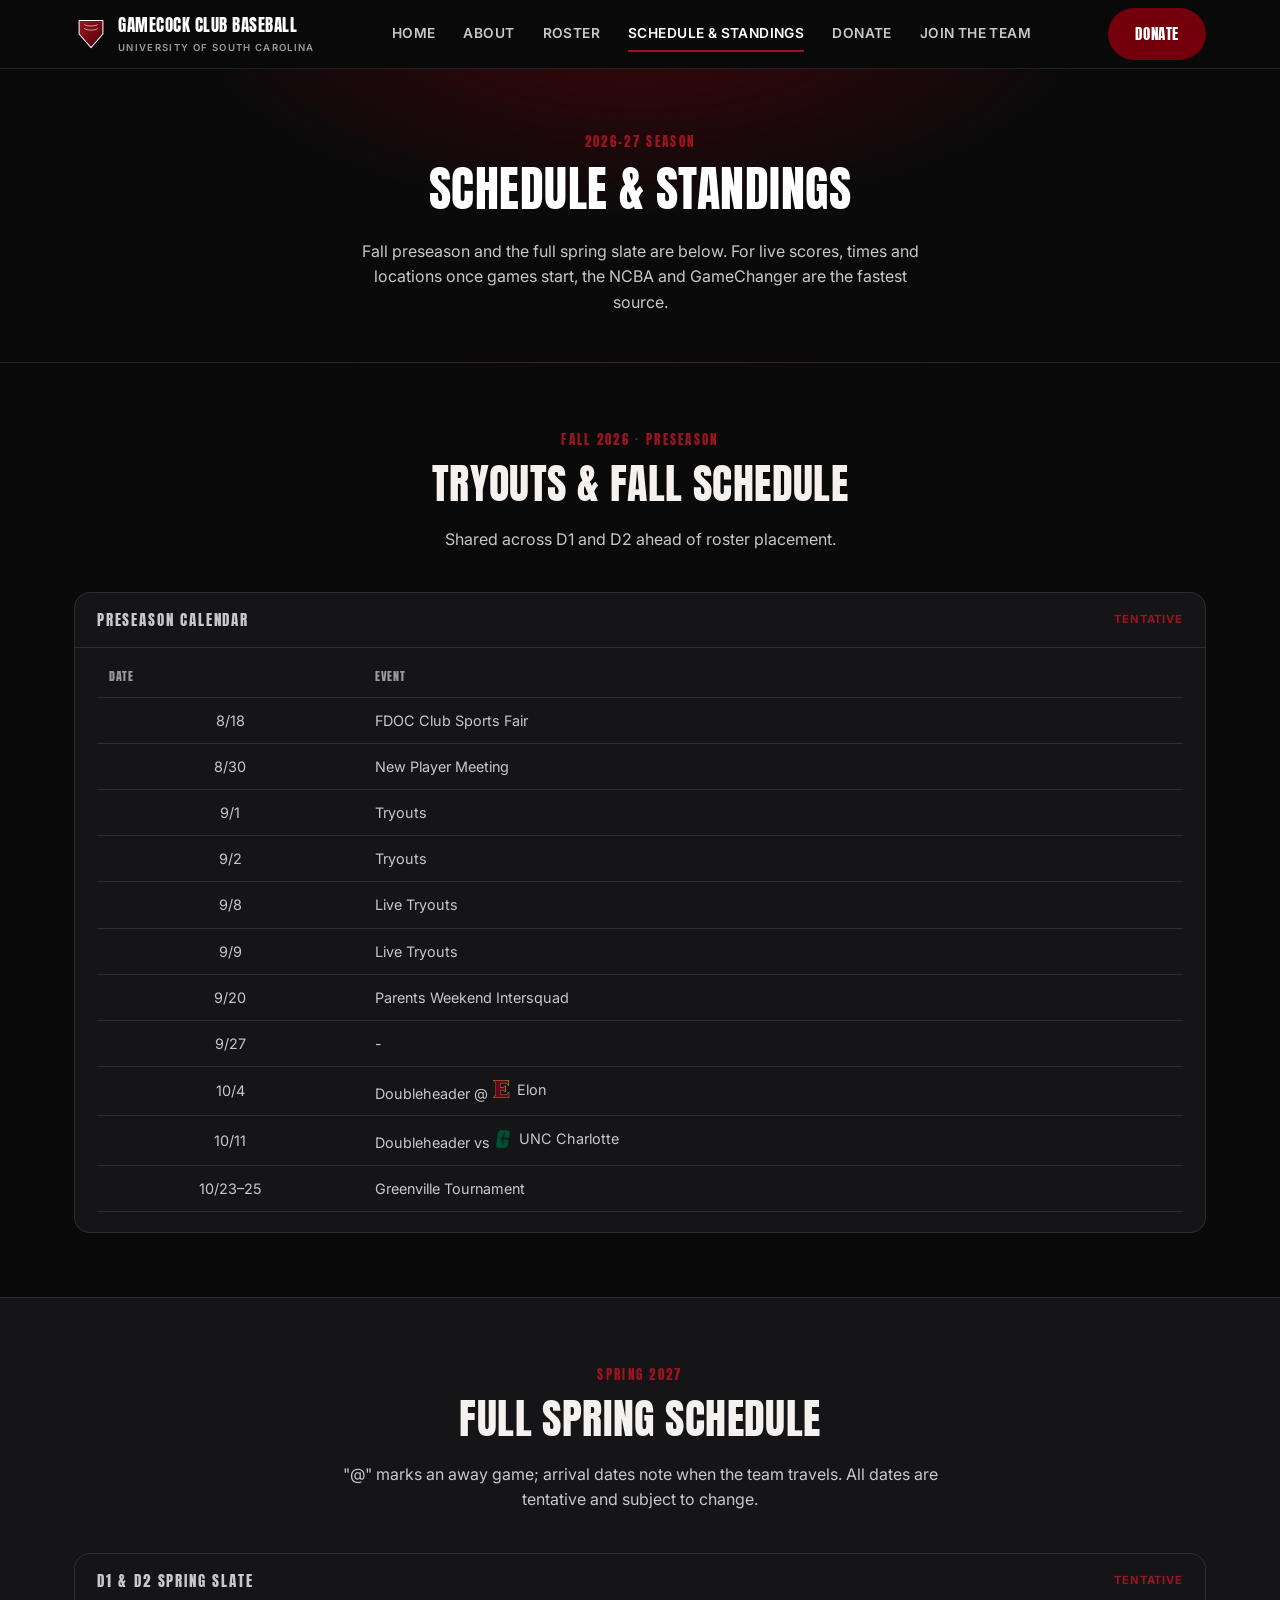
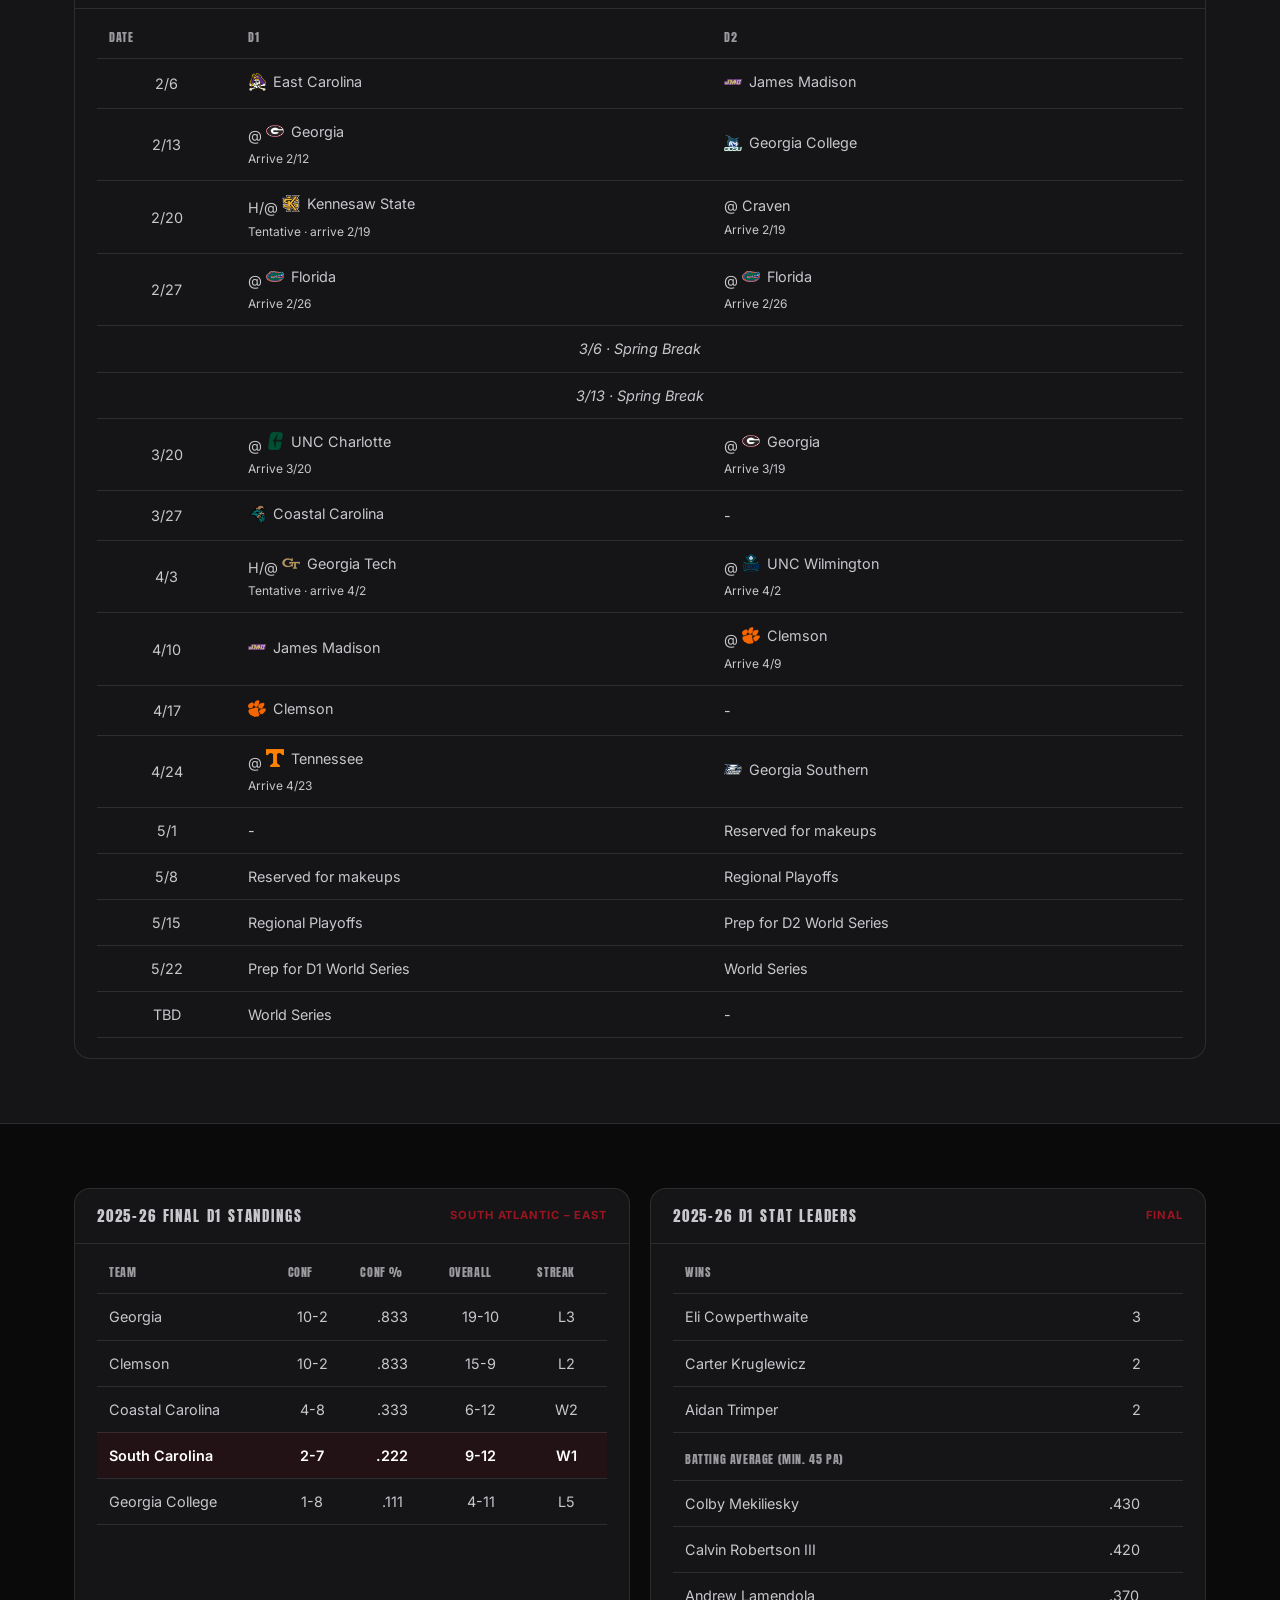
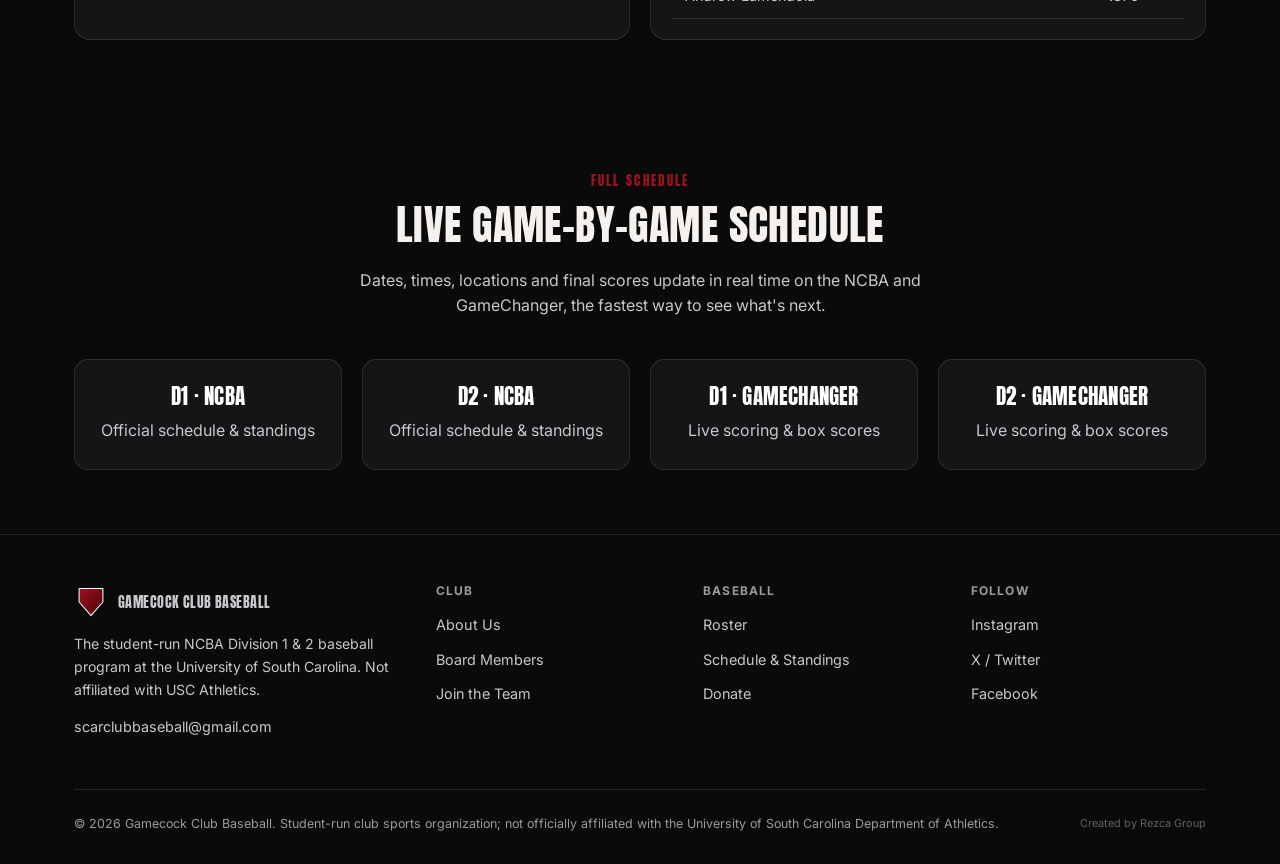
<file: schedule.html>
<!DOCTYPE html>
<html lang="en">
<head>
<meta charset="UTF-8">
<meta name="viewport" content="width=device-width, initial-scale=1.0">
<title>Schedule &amp; Standings | Gamecock Club Baseball</title>
<meta name="description" content="Current NCBA standings, stat leaders and live schedule links for Gamecock Club Baseball D1 and D2 at the University of South Carolina.">
<link rel="canonical" href="https://www.gamecockclubbaseball.com/schedule.html">
<meta property="og:type" content="website">
<meta property="og:site_name" content="Gamecock Club Baseball">
<meta property="og:title" content="Schedule &amp; Standings | Gamecock Club Baseball">
<meta property="og:description" content="Current NCBA standings, stat leaders and live schedule links for Gamecock Club Baseball D1 and D2 at the University of South Carolina.">
<meta property="og:url" content="https://www.gamecockclubbaseball.com/schedule.html">
<meta property="og:image" content="https://www.gamecockclubbaseball.com/assets/img/og-image.png">
<meta property="og:image:width" content="1200">
<meta property="og:image:height" content="630">
<meta name="twitter:card" content="summary_large_image">
<meta name="twitter:title" content="Schedule &amp; Standings | Gamecock Club Baseball">
<meta name="twitter:description" content="Current NCBA standings, stat leaders and live schedule links for Gamecock Club Baseball D1 and D2 at the University of South Carolina.">
<meta name="twitter:image" content="https://www.gamecockclubbaseball.com/assets/img/og-image.png">
<meta name="theme-color" content="#73000a">
<link rel="icon" href="data:image/svg+xml,<svg xmlns=%22http://www.w3.org/2000/svg%22 viewBox=%220 0 100 100%22><path d=%22M15 10h70v40L50 90 15 50z%22 fill=%22%2373000a%22/></svg>">
<link rel="preconnect" href="https://fonts.googleapis.com">
<link rel="preconnect" href="https://fonts.gstatic.com" crossorigin>
<link href="https://fonts.googleapis.com/css2?family=Anton&family=Inter:wght@400;500;600;700;800&display=swap" rel="stylesheet">
<link rel="stylesheet" href="assets/css/style.css">
</head>
<body>

<header class="site-header">
  <div class="wrap">
    <a class="brand" href="index.html">
      <svg class="brand-mark" viewBox="0 0 100 100" aria-hidden="true">
        <defs>
          <linearGradient id="markGrad" x1="0" y1="0" x2="1" y2="1">
            <stop offset="0" stop-color="#9c1420"/>
            <stop offset="1" stop-color="#4a0007"/>
          </linearGradient>
        </defs>
        <path d="M15 10h70v40L50 90 15 50z" fill="url(#markGrad)" stroke="#fff" stroke-width="3" stroke-linejoin="round"/>
        <path d="M30 22c8 6 32 6 40 0" fill="none" stroke="#fff" stroke-width="2" opacity="0.85"/>
        <path d="M30 34c8 6 32 6 40 0" fill="none" stroke="#fff" stroke-width="2" opacity="0.85"/>
      </svg>
      <span>Gamecock Club Baseball<small>University of South Carolina</small></span>
    </a>
    <nav class="main-nav" aria-label="Primary">
      <a href="index.html">Home</a>
      <a href="about.html">About</a>
      <a href="roster.html">Roster</a>
      <a href="schedule.html" aria-current="page">Schedule &amp; Standings</a>
      <a href="donate.html">Donate</a>
      <a href="join.html">Join the Team</a>
    </nav>
    <div class="header-actions">
      <a class="btn btn-primary" href="donate.html">Donate</a>
      <button class="nav-toggle" aria-label="Toggle menu" aria-expanded="false">&#9776;</button>
    </div>
  </div>
</header>

<section class="page-hero">
  <div class="wrap">
    <div class="eyebrow">2026–27 Season</div>
    <h1>Schedule &amp; Standings</h1>
    <p>Fall preseason and the full spring slate are below. For live scores, times and locations once games start, the NCBA and GameChanger are the fastest source.</p>
  </div>
</section>

<section>
  <div class="wrap">
    <div class="section-head">
      <div class="eyebrow">Fall 2026 · Preseason</div>
      <h2>Tryouts &amp; Fall Schedule</h2>
      <p>Shared across D1 and D2 ahead of roster placement.</p>
    </div>
    <div class="panel">
      <div class="panel-head">
        <h3>Preseason Calendar</h3>
        <span class="tag">Tentative</span>
      </div>
      <div class="panel-body table-scroll">
        <table>
          <thead><tr><th>Date</th><th>Event</th></tr></thead>
          <tbody>
            <tr><td class="num">8/18</td><td>FDOC Club Sports Fair</td></tr>
            <tr><td class="num">8/30</td><td>New Player Meeting</td></tr>
            <tr><td class="num">9/1</td><td>Tryouts</td></tr>
            <tr><td class="num">9/2</td><td>Tryouts</td></tr>
            <tr><td class="num">9/8</td><td>Live Tryouts</td></tr>
            <tr><td class="num">9/9</td><td>Live Tryouts</td></tr>
            <tr><td class="num">9/20</td><td>Parents Weekend Intersquad</td></tr>
            <tr><td class="num">9/27</td><td>-</td></tr>
            <tr><td class="num">10/4</td><td>Doubleheader @ <span class="opp"><img src="assets/img/logos/elon.png" alt="" loading="lazy">Elon</span></td></tr>
            <tr><td class="num">10/11</td><td>Doubleheader vs <span class="opp"><img src="assets/img/logos/unc-charlotte.png" alt="" loading="lazy">UNC Charlotte</span></td></tr>
            <tr><td class="num">10/23–25</td><td>Greenville Tournament</td></tr>
          </tbody>
        </table>
      </div>
    </div>
  </div>
</section>

<section class="section-alt">
  <div class="wrap">
    <div class="section-head">
      <div class="eyebrow">Spring 2027</div>
      <h2>Full Spring Schedule</h2>
      <p>"@" marks an away game; arrival dates note when the team travels. All dates are tentative and subject to change.</p>
    </div>
    <div class="panel">
      <div class="panel-head">
        <h3>D1 &amp; D2 Spring Slate</h3>
        <span class="tag">Tentative</span>
      </div>
      <div class="panel-body table-scroll">
        <table>
          <thead><tr><th>Date</th><th>D1</th><th>D2</th></tr></thead>
          <tbody>
            <tr><td class="num">2/6</td><td><span class="opp"><img src="assets/img/logos/east-carolina.png" alt="" loading="lazy">East Carolina</span></td><td><span class="opp"><img src="assets/img/logos/james-madison.png" alt="" loading="lazy">James Madison</span></td></tr>
            <tr><td class="num">2/13</td><td>@ <span class="opp"><img src="assets/img/logos/georgia.png" alt="" loading="lazy">Georgia</span><br><small>Arrive 2/12</small></td><td><span class="opp"><img src="assets/img/logos/georgia-college.png" alt="" loading="lazy">Georgia College</span></td></tr>
            <tr><td class="num">2/20</td><td>H/@ <span class="opp"><img src="assets/img/logos/kennesaw-state.png" alt="" loading="lazy">Kennesaw State</span><br><small>Tentative · arrive 2/19</small></td><td>@ Craven<br><small>Arrive 2/19</small></td></tr>
            <tr><td class="num">2/27</td><td>@ <span class="opp"><img src="assets/img/logos/florida.png" alt="" loading="lazy">Florida</span><br><small>Arrive 2/26</small></td><td>@ <span class="opp"><img src="assets/img/logos/florida.png" alt="" loading="lazy">Florida</span><br><small>Arrive 2/26</small></td></tr>
            <tr><td colspan="3" style="text-align:center;font-style:italic">3/6 · Spring Break</td></tr>
            <tr><td colspan="3" style="text-align:center;font-style:italic">3/13 · Spring Break</td></tr>
            <tr><td class="num">3/20</td><td>@ <span class="opp"><img src="assets/img/logos/unc-charlotte.png" alt="" loading="lazy">UNC Charlotte</span><br><small>Arrive 3/20</small></td><td>@ <span class="opp"><img src="assets/img/logos/georgia.png" alt="" loading="lazy">Georgia</span><br><small>Arrive 3/19</small></td></tr>
            <tr><td class="num">3/27</td><td><span class="opp"><img src="assets/img/logos/coastal-carolina.png" alt="" loading="lazy">Coastal Carolina</span></td><td>-</td></tr>
            <tr><td class="num">4/3</td><td>H/@ <span class="opp"><img src="assets/img/logos/georgia-tech.png" alt="" loading="lazy">Georgia Tech</span><br><small>Tentative · arrive 4/2</small></td><td>@ <span class="opp"><img src="assets/img/logos/uncw.png" alt="" loading="lazy">UNC Wilmington</span><br><small>Arrive 4/2</small></td></tr>
            <tr><td class="num">4/10</td><td><span class="opp"><img src="assets/img/logos/james-madison.png" alt="" loading="lazy">James Madison</span></td><td>@ <span class="opp"><img src="assets/img/logos/clemson.png" alt="" loading="lazy">Clemson</span><br><small>Arrive 4/9</small></td></tr>
            <tr><td class="num">4/17</td><td><span class="opp"><img src="assets/img/logos/clemson.png" alt="" loading="lazy">Clemson</span></td><td>-</td></tr>
            <tr><td class="num">4/24</td><td>@ <span class="opp"><img src="assets/img/logos/tennessee.png" alt="" loading="lazy">Tennessee</span><br><small>Arrive 4/23</small></td><td><span class="opp"><img src="assets/img/logos/georgia-southern.png" alt="" loading="lazy">Georgia Southern</span></td></tr>
            <tr><td class="num">5/1</td><td>-</td><td>Reserved for makeups</td></tr>
            <tr><td class="num">5/8</td><td>Reserved for makeups</td><td>Regional Playoffs</td></tr>
            <tr><td class="num">5/15</td><td>Regional Playoffs</td><td>Prep for D2 World Series</td></tr>
            <tr><td class="num">5/22</td><td>Prep for D1 World Series</td><td>World Series</td></tr>
            <tr><td class="num">TBD</td><td>World Series</td><td>-</td></tr>
          </tbody>
        </table>
      </div>
    </div>
  </div>
</section>

<section>
  <div class="wrap">
    <div class="grid grid-2">
      <div class="panel">
        <div class="panel-head">
          <h3>2025–26 Final D1 Standings</h3>
          <span class="tag">South Atlantic – East</span>
        </div>
        <div class="panel-body table-scroll">
          <table>
            <thead>
              <tr><th>Team</th><th class="num">Conf</th><th class="num">Conf %</th><th class="num">Overall</th><th class="num">Streak</th></tr>
            </thead>
            <tbody>
              <tr><td>Georgia</td><td class="num">10-2</td><td class="num">.833</td><td class="num">19-10</td><td class="num">L3</td></tr>
              <tr><td>Clemson</td><td class="num">10-2</td><td class="num">.833</td><td class="num">15-9</td><td class="num">L2</td></tr>
              <tr><td>Coastal Carolina</td><td class="num">4-8</td><td class="num">.333</td><td class="num">6-12</td><td class="num">W2</td></tr>
              <tr class="self"><td>South Carolina</td><td class="num">2-7</td><td class="num">.222</td><td class="num">9-12</td><td class="num">W1</td></tr>
              <tr><td>Georgia College</td><td class="num">1-8</td><td class="num">.111</td><td class="num">4-11</td><td class="num">L5</td></tr>
            </tbody>
          </table>
        </div>
      </div>
      <div class="panel">
        <div class="panel-head">
          <h3>2025–26 D1 Stat Leaders</h3>
          <span class="tag">Final</span>
        </div>
        <div class="panel-body table-scroll">
          <table>
            <thead><tr><th>Wins</th><th></th></tr></thead>
            <tbody>
              <tr><td>Eli Cowperthwaite</td><td class="num">3</td></tr>
              <tr><td>Carter Kruglewicz</td><td class="num">2</td></tr>
              <tr><td>Aidan Trimper</td><td class="num">2</td></tr>
            </tbody>
          </table>
          <table style="margin-top:6px">
            <thead><tr><th>Batting Average (min. 45 PA)</th><th></th></tr></thead>
            <tbody>
              <tr><td>Colby Mekiliesky</td><td class="num">.430</td></tr>
              <tr><td>Calvin Robertson III</td><td class="num">.420</td></tr>
              <tr><td>Andrew Lamendola</td><td class="num">.370</td></tr>
            </tbody>
          </table>
        </div>
      </div>
    </div>
  </div>
</section>

<section>
  <div class="wrap">
    <div class="section-head">
      <div class="eyebrow">Full schedule</div>
      <h2>Live game-by-game schedule</h2>
      <p>Dates, times, locations and final scores update in real time on the NCBA and GameChanger, the fastest way to see what's next.</p>
    </div>
    <div class="grid grid-4">
      <a class="card" href="https://clubbaseball.org/league/team/?team=7fcff00f-5335-44d5-b48e-d39ed31f0968&season=a3583dec-273f-4607-b255-2149ead044c2" target="_blank" rel="noopener" style="text-align:center">
        <h3>D1 · NCBA</h3>
        <p>Official schedule &amp; standings</p>
      </a>
      <a class="card" href="https://div2.clubbaseball.org/league/team/?team=ab723963-2f1d-43ff-9d3f-b353223e1aec&season=a33a9447-2551-4182-a25b-cad3bd4aaf7e" target="_blank" rel="noopener" style="text-align:center">
        <h3>D2 · NCBA</h3>
        <p>Official schedule &amp; standings</p>
      </a>
      <a class="card" href="https://web.gc.com/teams/unErXN0aZUIl/2025-spring-usc-club-baseball-d1-spring-2025" target="_blank" rel="noopener" style="text-align:center">
        <h3>D1 · GameChanger</h3>
        <p>Live scoring &amp; box scores</p>
      </a>
      <a class="card" href="https://web.gc.com/teams/hDuDAE6YEAik/2025-spring-usc-club-baseball-d2-spring-2025" target="_blank" rel="noopener" style="text-align:center">
        <h3>D2 · GameChanger</h3>
        <p>Live scoring &amp; box scores</p>
      </a>
    </div>
  </div>
</section>

<footer class="site-footer">
  <div class="wrap">
    <div class="footer-grid">
      <div class="footer-brand">
        <a class="brand" href="index.html" style="margin-bottom:14px;display:inline-flex">
          <svg class="brand-mark" viewBox="0 0 100 100" aria-hidden="true">
            <path d="M15 10h70v40L50 90 15 50z" fill="url(#markGrad)" stroke="#fff" stroke-width="3" stroke-linejoin="round"/>
          </svg>
          <span>Gamecock Club Baseball</span>
        </a>
        <p>The student-run NCBA Division 1 &amp; 2 baseball program at the University of South Carolina. Not affiliated with USC Athletics.</p>
        <p><a href="mailto:scarclubbaseball@gmail.com">scarclubbaseball@gmail.com</a></p>
      </div>
      <div>
        <h4>Club</h4>
        <ul>
          <li><a href="about.html">About Us</a></li>
          <li><a href="about.html#board">Board Members</a></li>
          <li><a href="join.html">Join the Team</a></li>
        </ul>
      </div>
      <div>
        <h4>Baseball</h4>
        <ul>
          <li><a href="roster.html">Roster</a></li>
          <li><a href="schedule.html">Schedule &amp; Standings</a></li>
          <li><a href="donate.html">Donate</a></li>
        </ul>
      </div>
      <div>
        <h4>Follow</h4>
        <ul>
          <li><a href="https://www.instagram.com/uscclubbaseball/" target="_blank" rel="noopener">Instagram</a></li>
          <li><a href="https://x.com/SCClubBaseball" target="_blank" rel="noopener">X / Twitter</a></li>
          <li><a href="https://www.facebook.com/profile.php?id=61561904668872" target="_blank" rel="noopener">Facebook</a></li>
        </ul>
      </div>
    </div>
    <div class="footer-bottom">
      <span>&copy; <span data-year>2026</span> Gamecock Club Baseball. Student-run club sports organization; not officially affiliated with the University of South Carolina Department of Athletics.</span>
      <span style="font-size:0.68rem;opacity:0.6">Created by Rezca Group</span>
    </div>
  </div>
</footer>

<script src="assets/js/main.js"></script>
</body>
</html>
</file>
<file: assets/css/style.css>
/* ==========================================================================
   Gamecock Club Baseball — shared styles
   ========================================================================== */

:root {
  --garnet: #73000a;
  --garnet-light: #9c1420;
  --garnet-dark: #430006;
  --black: #0a0a0b;
  --charcoal: #151517;
  --charcoal-light: #1e1e21;
  --white: #ffffff;
  --off-white: #f4f1ee;
  --gray: #9a9a9f;
  --gray-light: #c7c7cc;
  --border: rgba(255, 255, 255, 0.1);
  --font-display: "Anton", "Arial Narrow", sans-serif;
  --font-body: "Inter", -apple-system, BlinkMacSystemFont, "Segoe UI", sans-serif;
  --max-width: 1180px;
}

* { box-sizing: border-box; }

html { scroll-behavior: smooth; }

html, body { overflow-x: hidden; }

body {
  margin: 0;
  font-family: var(--font-body);
  background: var(--black);
  color: var(--off-white);
  line-height: 1.6;
  -webkit-font-smoothing: antialiased;
}

img { max-width: 100%; display: block; }

a { color: inherit; text-decoration: none; }

.wrap {
  max-width: var(--max-width);
  margin: 0 auto;
  padding: 0 24px;
}

h1, h2, h3, h4 {
  font-family: var(--font-display);
  font-weight: 400;
  letter-spacing: 0.01em;
  line-height: 1.05;
  margin: 0 0 0.5em;
  text-transform: uppercase;
}

h2 { font-size: clamp(1.8rem, 4vw, 2.6rem); }
h3 { font-size: 1.3rem; }

p { color: var(--gray-light); margin: 0 0 1em; }

.eyebrow {
  display: inline-block;
  font-family: var(--font-display);
  font-size: 0.8rem;
  letter-spacing: 0.18em;
  color: var(--garnet-light);
  text-transform: uppercase;
  margin-bottom: 12px;
}

/* ---------- buttons ---------- */
.btn {
  display: inline-flex;
  align-items: center;
  justify-content: center;
  gap: 8px;
  padding: 13px 26px;
  border-radius: 999px;
  font-family: var(--font-display);
  font-size: 0.95rem;
  letter-spacing: 0.04em;
  text-transform: uppercase;
  border: 1px solid var(--border);
  background: rgba(255, 255, 255, 0.06);
  color: var(--white);
  cursor: pointer;
  transition: all 0.2s ease;
  white-space: nowrap;
}
.btn:hover { background: rgba(255, 255, 255, 0.14); border-color: rgba(255,255,255,0.3); }
.btn-primary { background: var(--garnet); border-color: var(--garnet); }
.btn-primary:hover { background: var(--garnet-light); border-color: var(--garnet-light); }
.btn-block { width: 100%; }
.btn-sm { padding: 9px 18px; font-size: 0.8rem; }

/* ---------- header ---------- */
.site-header {
  position: sticky;
  top: 0;
  z-index: 100;
  background: rgba(10, 10, 11, 0.92);
  backdrop-filter: blur(10px);
  border-bottom: 1px solid var(--border);
}
.site-header .wrap {
  display: flex;
  align-items: center;
  justify-content: space-between;
  min-height: 68px;
  flex-wrap: nowrap;
}
.brand {
  display: flex;
  align-items: center;
  gap: 10px;
  font-family: var(--font-display);
  font-size: 1.05rem;
  letter-spacing: 0.03em;
  text-transform: uppercase;
  color: var(--white);
  white-space: nowrap;
  min-width: 0;
}
.brand span { overflow: hidden; text-overflow: ellipsis; }
.brand-mark {
  width: 34px;
  height: 34px;
  flex-shrink: 0;
}
.brand small {
  display: block;
  font-family: var(--font-body);
  font-size: 0.6rem;
  letter-spacing: 0.14em;
  color: var(--gray);
  font-weight: 600;
  margin-top: 1px;
  white-space: nowrap;
  overflow: hidden;
  text-overflow: ellipsis;
}

@media (max-width: 480px) {
  .brand { font-size: 0.68rem; gap: 8px; }
  .brand-mark { width: 26px; height: 26px; }
  .brand small { font-size: 0.52rem; }
}

.main-nav {
  display: flex;
  align-items: center;
  gap: 28px;
}
.main-nav a {
  font-size: 0.86rem;
  font-weight: 600;
  letter-spacing: 0.03em;
  color: var(--gray-light);
  text-transform: uppercase;
  padding: 6px 0;
  border-bottom: 2px solid transparent;
  transition: color 0.15s ease, border-color 0.15s ease;
}
.main-nav a:hover,
.main-nav a[aria-current="page"] { color: var(--white); border-color: var(--garnet-light); }

.header-actions { display: flex; align-items: center; gap: 14px; }

.nav-toggle {
  display: none;
  background: none;
  border: 1px solid var(--border);
  border-radius: 8px;
  width: 42px;
  height: 42px;
  color: var(--white);
  font-size: 1.2rem;
  cursor: pointer;
}

@media (max-width: 860px) {
  .main-nav {
    position: fixed;
    top: 68px;
    left: 0;
    right: 0;
    height: calc(100vh - 68px);
    height: calc(100dvh - 68px);
    background: var(--black);
    flex-direction: column;
    align-items: flex-start;
    padding: 24px;
    gap: 4px;
    transform: translateX(100%);
    transition: transform 0.25s ease;
    overflow-y: auto;
  }
  .main-nav.is-open { transform: translateX(0); }
  .main-nav a { width: 100%; padding: 14px 4px; border-bottom: 1px solid var(--border); }
  .nav-toggle { display: block; }
  .header-actions .btn-primary { padding: 9px 16px; font-size: 0.8rem; }
}

/* ---------- hero ---------- */
.hero {
  position: relative;
  padding: 90px 0 70px;
  text-align: center;
  background:
    radial-gradient(ellipse 900px 500px at 50% -10%, rgba(115, 0, 10, 0.55), transparent 60%),
    linear-gradient(180deg, var(--black) 0%, #150406 55%, var(--black) 100%);
  overflow: hidden;
  border-bottom: 1px solid var(--border);
}
.hero::before {
  content: "";
  position: absolute;
  inset: 0;
  background-image:
    repeating-linear-gradient(115deg, rgba(255,255,255,0.025) 0 2px, transparent 2px 90px);
  pointer-events: none;
}
.hero-mark {
  width: 88px;
  height: 88px;
  margin: 0 auto 28px;
}
.hero h1 {
  font-size: clamp(2.2rem, 6.4vw, 4.2rem);
  color: var(--white);
  max-width: 920px;
  margin: 0 auto 18px;
}
.hero h1 .accent { color: var(--garnet-light); }
.hero-sub {
  max-width: 620px;
  margin: 0 auto 34px;
  font-size: 1.05rem;
  color: var(--gray-light);
}
.hero-actions {
  display: flex;
  gap: 12px;
  justify-content: center;
  flex-wrap: wrap;
}

/* ---------- page hero (interior pages) ---------- */
.page-hero {
  padding: 60px 0 46px;
  text-align: center;
  background:
    radial-gradient(ellipse 700px 320px at 50% -20%, rgba(115, 0, 10, 0.5), transparent 65%),
    var(--black);
  border-bottom: 1px solid var(--border);
}
.page-hero h1 { color: var(--white); font-size: clamp(1.9rem, 5vw, 3rem); }
.page-hero p { max-width: 560px; margin: 0 auto; }

/* ---------- sections ---------- */
section { padding: 64px 0; }
.section-alt { background: var(--charcoal); border-top: 1px solid var(--border); border-bottom: 1px solid var(--border); }
.section-head { text-align: center; max-width: 640px; margin: 0 auto 40px; }
.section-head p { margin: 0; }

/* ---------- cards / grid ---------- */
.grid { display: grid; gap: 20px; }
.grid-2 { grid-template-columns: repeat(2, 1fr); }
.grid-3 { grid-template-columns: repeat(3, 1fr); }
.grid-4 { grid-template-columns: repeat(4, 1fr); }
@media (max-width: 900px) { .grid-3, .grid-4 { grid-template-columns: repeat(2, 1fr); } }
@media (max-width: 600px) { .grid-2, .grid-3, .grid-4 { grid-template-columns: 1fr; } }

/* wrapping grid whose trailing partial row centers instead of hugging the left edge */
.grid-wrap-center {
  display: flex;
  flex-wrap: wrap;
  justify-content: center;
  gap: 20px;
}
.grid-wrap-center > * {
  flex: 1 1 250px;
  max-width: 270px;
}

.card {
  background: var(--charcoal);
  border: 1px solid var(--border);
  border-radius: 14px;
  padding: 26px;
}
.card h3 { color: var(--white); margin-bottom: 10px; }
.card p:last-child { margin-bottom: 0; }

/* ---------- results / standings home cards ---------- */
.panel {
  background: var(--charcoal);
  border: 1px solid var(--border);
  border-radius: 16px;
  overflow: hidden;
}
.panel-head {
  padding: 18px 22px;
  border-bottom: 1px solid var(--border);
  display: flex;
  align-items: center;
  justify-content: space-between;
}
.panel-head h3 {
  margin: 0;
  font-size: 0.95rem;
  letter-spacing: 0.12em;
  color: var(--gray-light);
}
.panel-head .tag {
  font-size: 0.7rem;
  letter-spacing: 0.08em;
  color: var(--garnet-light);
  font-weight: 700;
  text-transform: uppercase;
}
.panel-body { padding: 8px 22px 20px; }

@media (max-width: 480px) {
  .panel-head { flex-direction: column; align-items: flex-start; gap: 6px; }
}

/* ---------- tables ---------- */
.table-scroll { overflow-x: auto; -webkit-overflow-scrolling: touch; }
table { width: 100%; border-collapse: collapse; font-size: 0.9rem; }
th, td {
  padding: 11px 12px;
  text-align: left;
  border-bottom: 1px solid var(--border);
  white-space: nowrap;
}
th {
  font-family: var(--font-display);
  font-weight: 400;
  letter-spacing: 0.05em;
  font-size: 0.75rem;
  color: var(--gray);
  text-transform: uppercase;
}
tr.self td { color: var(--white); font-weight: 600; background: rgba(115, 0, 10, 0.14); }
td { color: var(--gray-light); }
td.num { text-align: center; }

/* ---------- roster ---------- */
.roster-toggle {
  display: flex;
  justify-content: center;
  gap: 10px;
  margin-bottom: 34px;
}
.roster-toggle button {
  font-family: var(--font-display);
  letter-spacing: 0.05em;
  padding: 10px 28px;
  border-radius: 999px;
  border: 1px solid var(--border);
  background: transparent;
  color: var(--gray-light);
  cursor: pointer;
  text-transform: uppercase;
}
.roster-toggle button.is-active { background: var(--garnet); border-color: var(--garnet); color: var(--white); }
.roster-panel { display: none; }
.roster-panel.is-active { display: block; }

/* ---------- opponent logos (schedule tables) ---------- */
.opp {
  display: inline-flex;
  align-items: center;
  gap: 7px;
}
.opp img {
  width: 18px;
  height: 18px;
  object-fit: contain;
  flex-shrink: 0;
}

/* ---------- roster chips (name-only, no stats yet) ---------- */
.roster-chip {
  display: flex;
  align-items: center;
  gap: 12px;
  background: var(--charcoal);
  border: 1px solid var(--border);
  border-radius: 10px;
  padding: 12px 16px;
}
.roster-chip .avatar {
  width: 38px;
  height: 38px;
  border-radius: 50%;
  flex-shrink: 0;
  display: flex;
  align-items: center;
  justify-content: center;
  background: linear-gradient(160deg, var(--garnet), var(--garnet-dark));
  color: var(--white);
  font-family: var(--font-display);
  font-size: 0.78rem;
  letter-spacing: 0.02em;
}
.roster-chip span { font-weight: 600; font-size: 0.92rem; color: var(--off-white); }

/* ---------- board / people ---------- */
.person {
  background: var(--charcoal);
  border: 1px solid var(--border);
  border-radius: 14px;
  padding: 22px;
  text-align: center;
}
.person-avatar {
  width: 64px;
  height: 64px;
  border-radius: 50%;
  margin: 0 auto 14px;
  display: flex;
  align-items: center;
  justify-content: center;
  background: linear-gradient(160deg, var(--garnet), var(--garnet-dark));
  color: var(--white);
  font-family: var(--font-display);
  font-size: 1.1rem;
  letter-spacing: 0.02em;
}
.person h4 { margin: 0 0 2px; font-family: var(--font-body); font-weight: 700; color: var(--white); font-size: 1rem; text-transform: none; }
.person .role { color: var(--garnet-light); font-size: 0.8rem; font-weight: 700; text-transform: uppercase; letter-spacing: 0.05em; margin-bottom: 6px; }
.person .meta { font-size: 0.82rem; color: var(--gray); margin: 0; }

/* ---------- stat strip ---------- */
.stat-strip {
  display: grid;
  grid-template-columns: repeat(4, 1fr);
  gap: 1px;
  background: var(--border);
  border: 1px solid var(--border);
  border-radius: 14px;
  overflow: hidden;
}
.stat-strip div { background: var(--charcoal); padding: 24px 16px; text-align: center; }
.stat-strip .num { font-family: var(--font-display); font-size: 2rem; color: var(--white); display: block; }
.stat-strip .label { font-size: 0.72rem; letter-spacing: 0.08em; text-transform: uppercase; color: var(--gray); }
@media (max-width: 700px) { .stat-strip { grid-template-columns: repeat(2, 1fr); } }

/* ---------- CTA banner ---------- */
.cta-banner {
  background: linear-gradient(120deg, var(--garnet-dark), var(--garnet));
  border-radius: 20px;
  padding: 52px 40px;
  text-align: center;
}
.cta-banner h2 { color: var(--white); }
.cta-banner p { color: rgba(255,255,255,0.85); max-width: 520px; margin: 0 auto 26px; }
.cta-banner .btn { background: var(--white); color: var(--black); border-color: var(--white); }
.cta-banner .btn:hover { background: var(--off-white); }
.cta-banner .btn-outline { background: transparent; color: var(--white); border-color: rgba(255,255,255,0.5); }

/* ---------- socials row ---------- */
.social-row { display: flex; gap: 12px; justify-content: center; flex-wrap: wrap; }
.social-pill {
  display: inline-flex;
  align-items: center;
  gap: 8px;
  padding: 10px 18px;
  border-radius: 999px;
  border: 1px solid var(--border);
  font-size: 0.85rem;
  font-weight: 600;
  color: var(--gray-light);
}
.social-pill:hover { color: var(--white); border-color: var(--garnet-light); }
.social-pill svg { width: 16px; height: 16px; }

/* ---------- footer ---------- */
.site-footer {
  border-top: 1px solid var(--border);
  padding: 50px 0 30px;
  background: var(--black);
}
.footer-grid {
  display: grid;
  grid-template-columns: 1.4fr 1fr 1fr 1fr;
  gap: 32px;
  margin-bottom: 36px;
}
.footer-grid h4 {
  font-family: var(--font-body);
  font-weight: 700;
  font-size: 0.75rem;
  letter-spacing: 0.1em;
  color: var(--gray);
  text-transform: uppercase;
  margin-bottom: 14px;
}
.footer-grid ul { list-style: none; margin: 0; padding: 0; }
.footer-grid li { margin-bottom: 9px; }
.footer-grid a { color: var(--gray-light); font-size: 0.9rem; }
.footer-grid a:hover { color: var(--white); }
.footer-brand p { font-size: 0.88rem; max-width: 320px; }
.footer-bottom {
  display: flex;
  justify-content: space-between;
  align-items: center;
  flex-wrap: wrap;
  gap: 12px;
  padding-top: 24px;
  border-top: 1px solid var(--border);
  font-size: 0.78rem;
  color: var(--gray);
}
.footer-bottom a { color: var(--gray); text-decoration: underline; text-underline-offset: 2px; }
@media (max-width: 760px) {
  .footer-grid { grid-template-columns: 1fr 1fr; }
}

/* ---------- misc ---------- */
.divider { height: 1px; background: var(--border); margin: 0; }
.callout {
  border: 1px solid var(--border);
  border-left: 3px solid var(--garnet);
  border-radius: 10px;
  padding: 18px 20px;
  background: var(--charcoal);
  font-size: 0.9rem;
  color: var(--gray-light);
}
.badge {
  display: inline-block;
  font-size: 0.7rem;
  font-weight: 700;
  letter-spacing: 0.06em;
  text-transform: uppercase;
  padding: 4px 10px;
  border-radius: 999px;
  background: rgba(115, 0, 10, 0.25);
  color: var(--garnet-light);
  border: 1px solid rgba(115, 0, 10, 0.5);
}

.two-col { display: grid; grid-template-columns: 1.1fr 0.9fr; gap: 48px; align-items: center; }
@media (max-width: 860px) { .two-col { grid-template-columns: 1fr; } }

.form-embed-frame {
  width: 100%;
  min-height: 900px;
  border: 1px solid var(--border);
  border-radius: 14px;
  background: var(--white);
}
</file>
